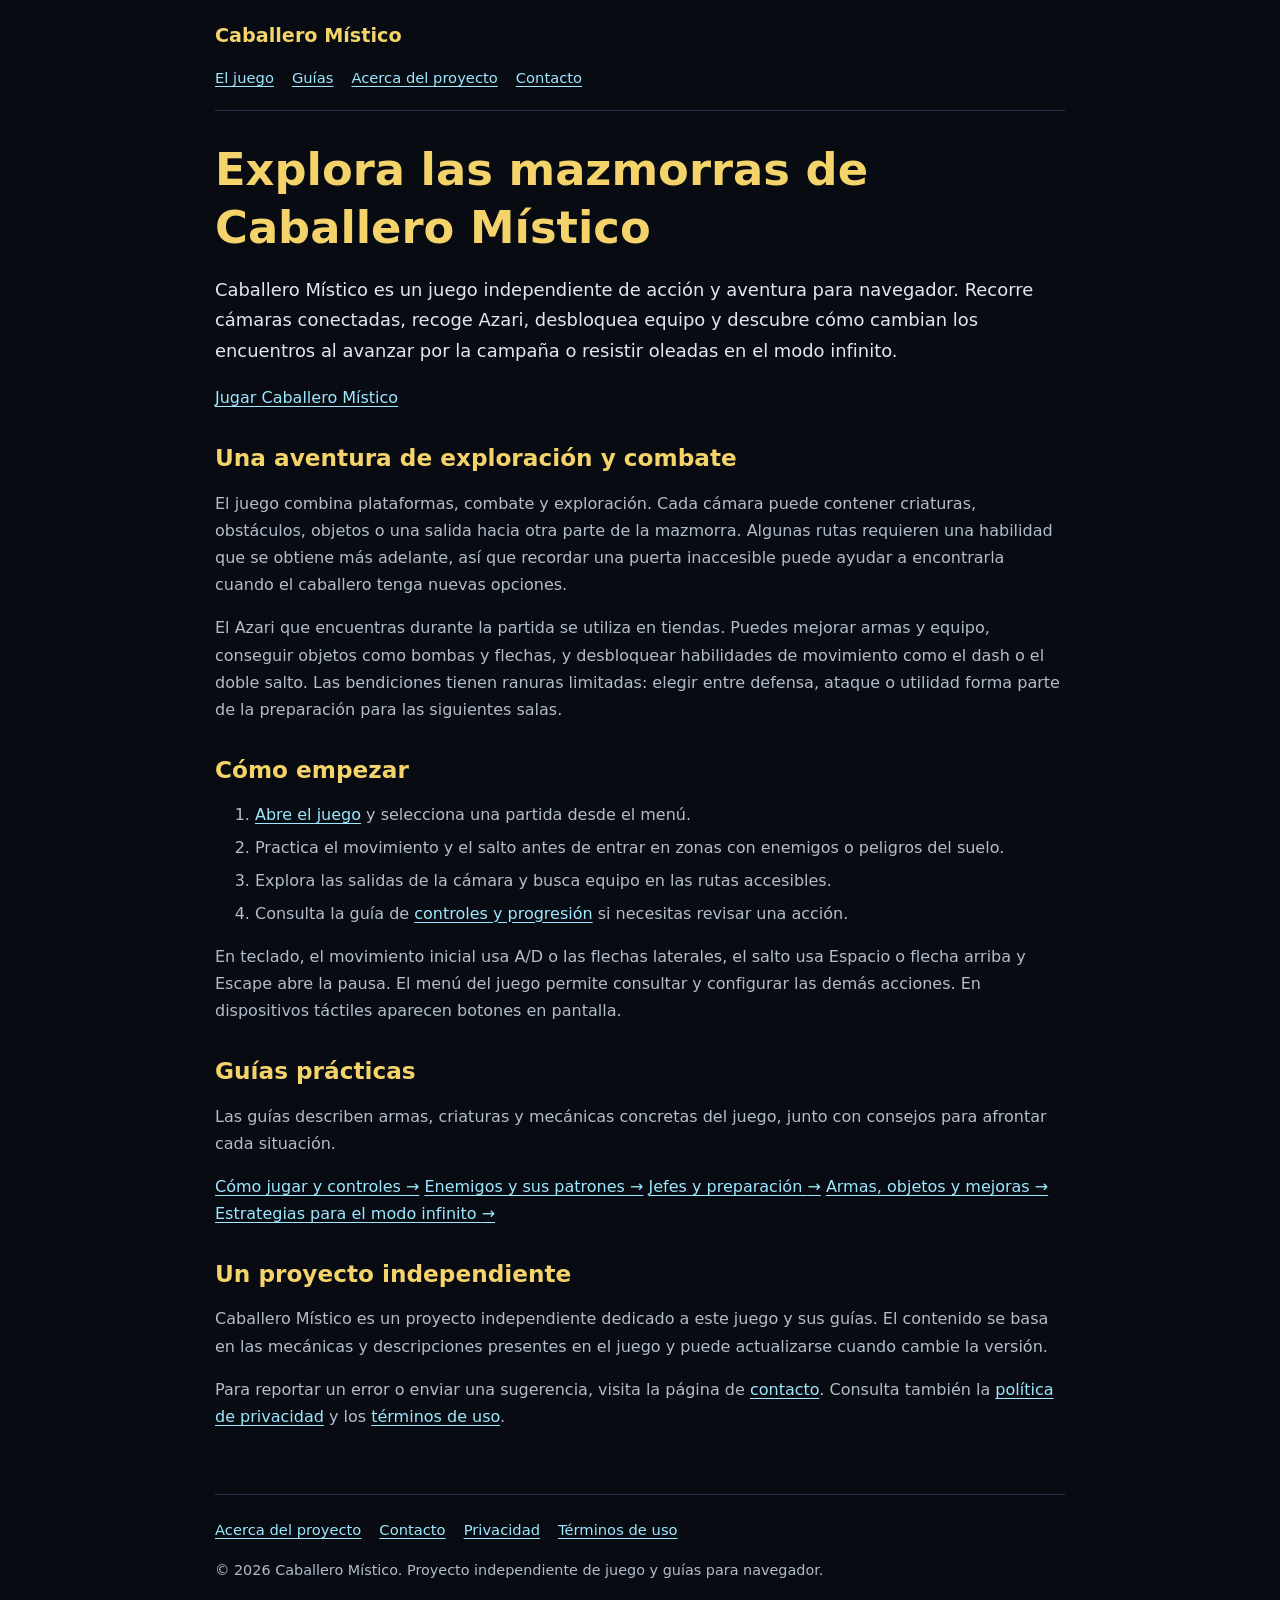
<file: index.html>
<!doctype html>
<html lang="es">
<head>
  <meta charset="utf-8">
  <meta name="viewport" content="width=device-width, initial-scale=1">
  <title>Caballero Místico — RPG de acción y aventura para navegador</title>
  <meta name="description" content="Juega Caballero Místico gratis: RPG de acción para navegador con mazmorras, enemigos, jefes, modo infinito y guías originales de controles, armas y estrategias.">
  <meta name="author" content="Caballero Místico">
  <meta name="robots" content="index, follow, max-image-preview:large">
  <meta name="theme-color" content="#080b12">
  <link rel="canonical" href="https://caballeromistico.com/">
  <link rel="icon" href="/icons/icon-192.png" type="image/png" sizes="192x192">
  <link rel="stylesheet" href="/content.css?v=1">
  <meta property="og:type" content="website">
  <meta property="og:locale" content="es_ES">
  <meta property="og:site_name" content="Caballero Místico">
  <meta property="og:title" content="Caballero Místico — RPG de acción para navegador">
  <meta property="og:description" content="Juega gratis y consulta guías originales de controles, armas, enemigos, jefes y modo infinito.">
  <meta property="og:url" content="https://caballeromistico.com/">
  <meta name="twitter:card" content="summary">
  <meta name="twitter:title" content="Caballero Místico — RPG de acción para navegador">
  <meta name="twitter:description" content="Explora mazmorras, mejora tu equipo y aprende estrategias con las guías del juego.">
  <script type="application/ld+json">
  {
    "@context": "https://schema.org",
    "@type": "VideoGame",
    "name": "Caballero Místico",
    "description": "RPG de acción y aventuras para navegador con mazmorras, enemigos, jefes, mejoras y modo infinito.",
    "url": "https://caballeromistico.com/",
    "genre": ["Action", "Adventure", "Platformer", "RPG"],
    "gamePlatform": ["Web Browser", "Mobile Web"],
    "applicationCategory": "Game",
    "operatingSystem": "Any",
    "isAccessibleForFree": true,
    "inLanguage": "es"
  }
  </script>
  <script type="application/ld+json">
  {
    "@context": "https://schema.org",
    "@type": "WebSite",
    "name": "Caballero Místico",
    "alternateName": "Caballero Místico RPG",
    "url": "https://caballeromistico.com/",
    "inLanguage": "es"
  }
  </script>
</head>
<body class="contentPage">
  <header class="siteHeader">
    <a class="siteBrand" href="/">Caballero Místico</a>
    <nav class="siteNav" aria-label="Navegación principal">
      <a href="#sobre-el-juego">El juego</a>
      <a href="#guias">Guías</a>
      <a href="/acerca-de/">Acerca del proyecto</a>
      <a href="/contacto/">Contacto</a>
    </nav>
  </header>
  <main class="contentMain">
    <article>
      <h1>Explora las mazmorras de Caballero Místico</h1>
      <p class="lead">Caballero Místico es un juego independiente de acción y aventura para navegador. Recorre cámaras conectadas, recoge Azari, desbloquea equipo y descubre cómo cambian los encuentros al avanzar por la campaña o resistir oleadas en el modo infinito.</p>
      <p><a class="playButton" href="/jugar/">Jugar Caballero Místico</a></p>

      <section id="sobre-el-juego">
        <h2>Una aventura de exploración y combate</h2>
        <p>El juego combina plataformas, combate y exploración. Cada cámara puede contener criaturas, obstáculos, objetos o una salida hacia otra parte de la mazmorra. Algunas rutas requieren una habilidad que se obtiene más adelante, así que recordar una puerta inaccesible puede ayudar a encontrarla cuando el caballero tenga nuevas opciones.</p>
        <p>El Azari que encuentras durante la partida se utiliza en tiendas. Puedes mejorar armas y equipo, conseguir objetos como bombas y flechas, y desbloquear habilidades de movimiento como el dash o el doble salto. Las bendiciones tienen ranuras limitadas: elegir entre defensa, ataque o utilidad forma parte de la preparación para las siguientes salas.</p>
      </section>

      <section>
        <h2>Cómo empezar</h2>
        <ol>
          <li><a href="/jugar/">Abre el juego</a> y selecciona una partida desde el menú.</li>
          <li>Practica el movimiento y el salto antes de entrar en zonas con enemigos o peligros del suelo.</li>
          <li>Explora las salidas de la cámara y busca equipo en las rutas accesibles.</li>
          <li>Consulta la guía de <a href="/como-jugar/">controles y progresión</a> si necesitas revisar una acción.</li>
        </ol>
        <p>En teclado, el movimiento inicial usa A/D o las flechas laterales, el salto usa Espacio o flecha arriba y Escape abre la pausa. El menú del juego permite consultar y configurar las demás acciones. En dispositivos táctiles aparecen botones en pantalla.</p>
      </section>

      <section id="guias">
        <h2>Guías prácticas</h2>
        <p>Las guías describen armas, criaturas y mecánicas concretas del juego, junto con consejos para afrontar cada situación.</p>
        <nav class="guideLinks" aria-label="Guías de Caballero Místico">
          <a href="/como-jugar/">Cómo jugar y controles <span>→</span></a>
          <a href="/enemigos/">Enemigos y sus patrones <span>→</span></a>
          <a href="/jefes/">Jefes y preparación <span>→</span></a>
          <a href="/bendiciones/">Armas, objetos y mejoras <span>→</span></a>
          <a href="/modo-infinito/">Estrategias para el modo infinito <span>→</span></a>
        </nav>
      </section>

      <section>
        <h2>Un proyecto independiente</h2>
        <p>Caballero Místico es un proyecto independiente dedicado a este juego y sus guías. El contenido se basa en las mecánicas y descripciones presentes en el juego y puede actualizarse cuando cambie la versión.</p>
        <p>Para reportar un error o enviar una sugerencia, visita la página de <a href="/contacto/">contacto</a>. Consulta también la <a href="/privacidad/">política de privacidad</a> y los <a href="/terminos/">términos de uso</a>.</p>
      </section>
    </article>
  </main>
  <footer class="siteFooter">
    <nav aria-label="Información del sitio">
      <a href="/acerca-de/">Acerca del proyecto</a>
      <a href="/contacto/">Contacto</a>
      <a href="/privacidad/">Privacidad</a>
      <a href="/terminos/">Términos de uso</a>
    </nav>
    <p>© 2026 Caballero Místico. Proyecto independiente de juego y guías para navegador.</p>
  </footer>
</body>
</html>
</file>
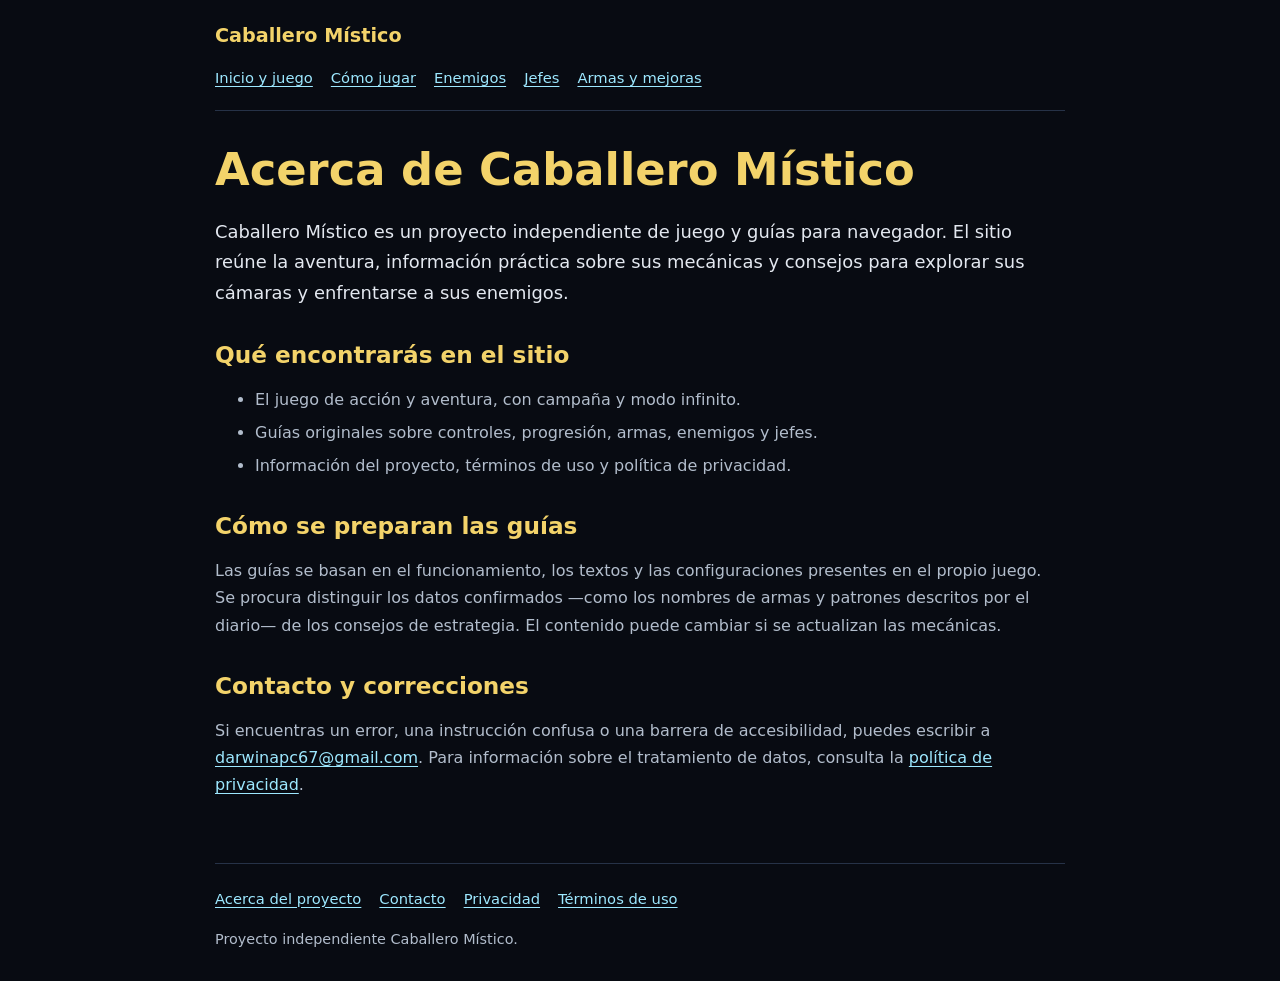
<file: acerca-de/index.html>
<!doctype html>
<html lang="es">
<head>
  <meta charset="utf-8">
  <meta name="viewport" content="width=device-width, initial-scale=1">
  <title>Acerca de Caballero Místico</title>
  <meta name="description" content="Conoce el proyecto independiente Caballero Místico, sus guías y las formas de contactar con su responsable.">
  <link rel="canonical" href="https://caballeromistico.com/acerca-de/">
  <link rel="stylesheet" href="/content.css?v=1">
</head>
<body class="contentPage">
  <header class="siteHeader">
    <a class="siteBrand" href="/">Caballero Místico</a>
    <nav class="siteNav" aria-label="Navegación principal">
      <a href="/">Inicio y juego</a><a href="/como-jugar/">Cómo jugar</a><a href="/enemigos/">Enemigos</a>
      <a href="/jefes/">Jefes</a><a href="/bendiciones/">Armas y mejoras</a>
    </nav>
  </header>
  <main class="contentMain">
    <article>
      <h1>Acerca de Caballero Místico</h1>
      <p class="lead">Caballero Místico es un proyecto independiente de juego y guías para navegador. El sitio reúne la aventura, información práctica sobre sus mecánicas y consejos para explorar sus cámaras y enfrentarse a sus enemigos.</p>

      <h2>Qué encontrarás en el sitio</h2>
      <ul>
        <li>El juego de acción y aventura, con campaña y modo infinito.</li>
        <li>Guías originales sobre controles, progresión, armas, enemigos y jefes.</li>
        <li>Información del proyecto, términos de uso y política de privacidad.</li>
      </ul>

      <h2>Cómo se preparan las guías</h2>
      <p>Las guías se basan en el funcionamiento, los textos y las configuraciones presentes en el propio juego. Se procura distinguir los datos confirmados —como los nombres de armas y patrones descritos por el diario— de los consejos de estrategia. El contenido puede cambiar si se actualizan las mecánicas.</p>

      <h2>Contacto y correcciones</h2>
      <p>Si encuentras un error, una instrucción confusa o una barrera de accesibilidad, puedes escribir a <a href="mailto:darwinapc67@gmail.com">darwinapc67@gmail.com</a>. Para información sobre el tratamiento de datos, consulta la <a href="/privacidad/">política de privacidad</a>.</p>
    </article>
  </main>
  <footer class="siteFooter">
    <nav aria-label="Información del sitio">
      <a href="/acerca-de/">Acerca del proyecto</a><a href="/contacto/">Contacto</a>
      <a href="/privacidad/">Privacidad</a><a href="/terminos/">Términos de uso</a>
    </nav>
    <p>Proyecto independiente Caballero Místico.</p>
  </footer>
</body>
</html>
</file>
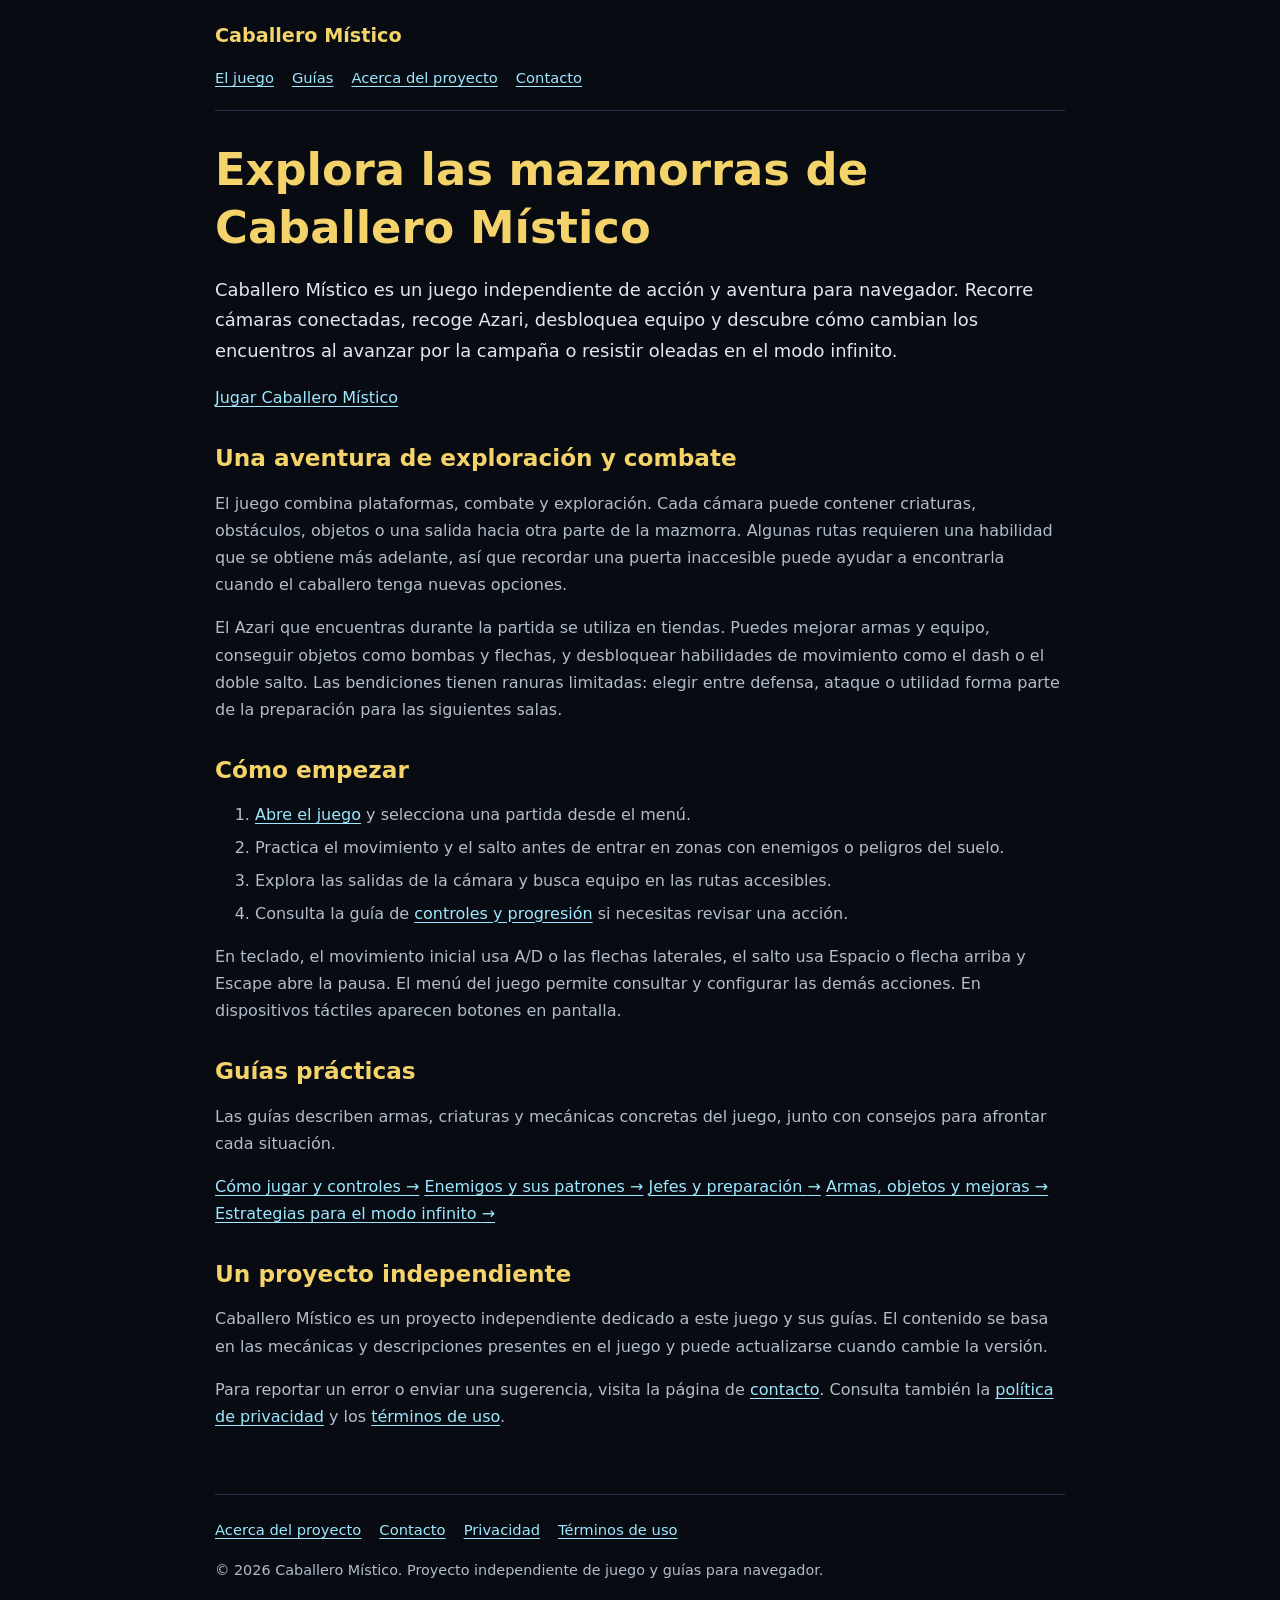
<file: admin/index.html>
<!DOCTYPE html>
<html lang="es">
<head>
    <meta charset="utf-8">
    <meta name="robots" content="noindex, nofollow">
    <title>Acceso de administración — Caballero Místico</title>
</head>
<body>
    <p>Abriendo el acceso de administración...</p>
    <script>
        window.location.replace("../?admin=1");
    </script>
</body>
</html>
</file>
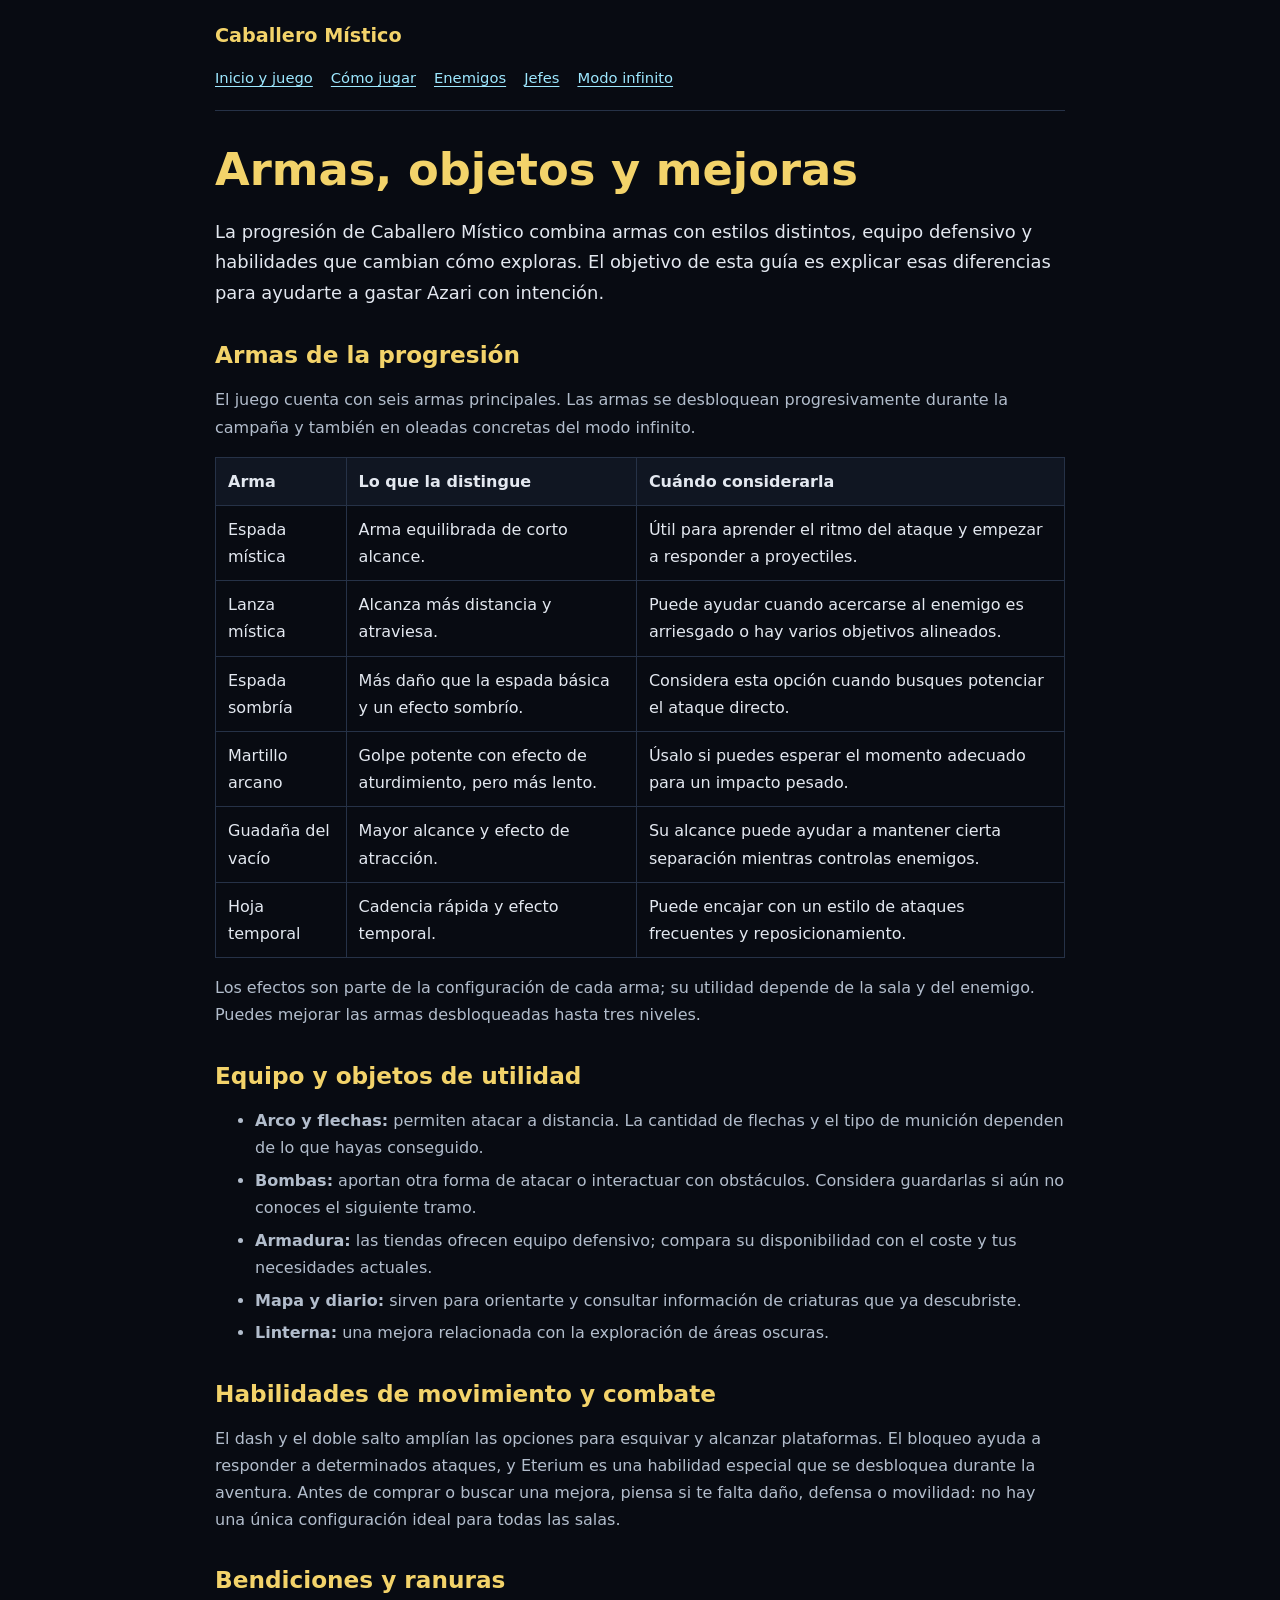
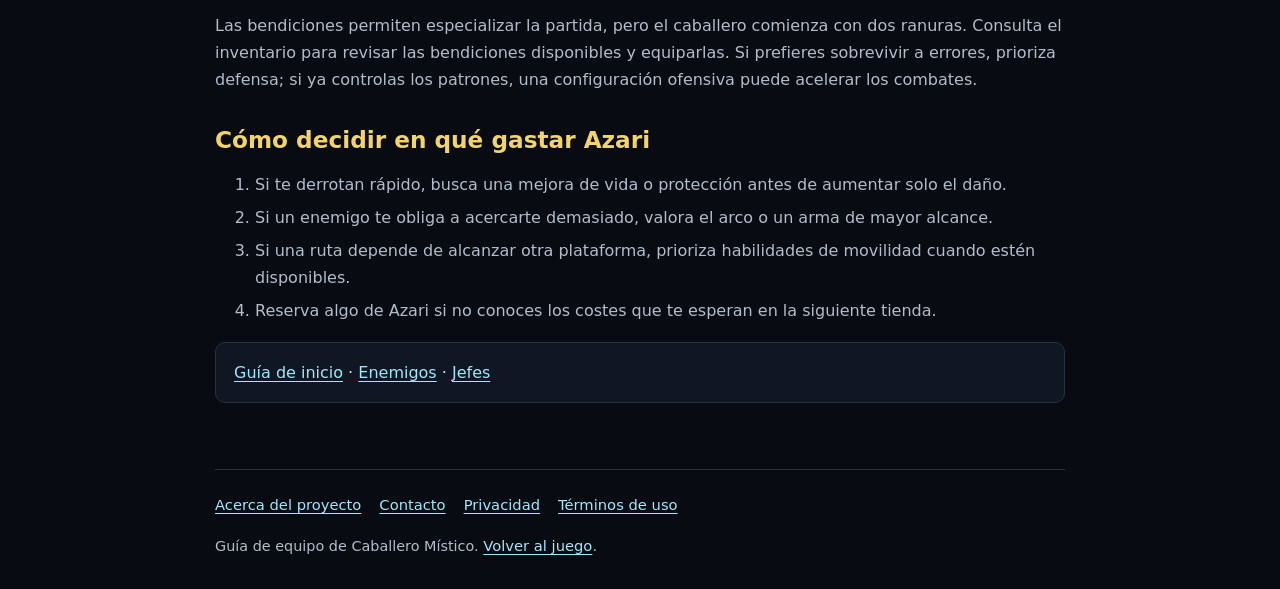
<file: bendiciones/index.html>
<!doctype html>
<html lang="es">
<head>
  <meta charset="utf-8">
  <meta name="viewport" content="width=device-width, initial-scale=1">
  <title>Armas, objetos y mejoras de Caballero Místico</title>
  <meta name="description" content="Guía de armas, objetos y mejoras disponibles en Caballero Místico, con sus diferencias y usos durante la aventura.">
  <link rel="canonical" href="https://caballeromistico.com/bendiciones/">
  <link rel="stylesheet" href="/content.css?v=1">
</head>
<body class="contentPage">
  <header class="siteHeader">
    <a class="siteBrand" href="/">Caballero Místico</a>
    <nav class="siteNav" aria-label="Navegación principal">
      <a href="/">Inicio y juego</a><a href="/como-jugar/">Cómo jugar</a><a href="/enemigos/">Enemigos</a>
      <a href="/jefes/">Jefes</a><a href="/modo-infinito/">Modo infinito</a>
    </nav>
  </header>
  <main class="contentMain">
    <article>
      <h1>Armas, objetos y mejoras</h1>
      <p class="lead">La progresión de Caballero Místico combina armas con estilos distintos, equipo defensivo y habilidades que cambian cómo exploras. El objetivo de esta guía es explicar esas diferencias para ayudarte a gastar Azari con intención.</p>

      <h2>Armas de la progresión</h2>
      <p>El juego cuenta con seis armas principales. Las armas se desbloquean progresivamente durante la campaña y también en oleadas concretas del modo infinito.</p>
      <table>
        <thead><tr><th>Arma</th><th>Lo que la distingue</th><th>Cuándo considerarla</th></tr></thead>
        <tbody>
          <tr><td>Espada mística</td><td>Arma equilibrada de corto alcance.</td><td>Útil para aprender el ritmo del ataque y empezar a responder a proyectiles.</td></tr>
          <tr><td>Lanza mística</td><td>Alcanza más distancia y atraviesa.</td><td>Puede ayudar cuando acercarse al enemigo es arriesgado o hay varios objetivos alineados.</td></tr>
          <tr><td>Espada sombría</td><td>Más daño que la espada básica y un efecto sombrío.</td><td>Considera esta opción cuando busques potenciar el ataque directo.</td></tr>
          <tr><td>Martillo arcano</td><td>Golpe potente con efecto de aturdimiento, pero más lento.</td><td>Úsalo si puedes esperar el momento adecuado para un impacto pesado.</td></tr>
          <tr><td>Guadaña del vacío</td><td>Mayor alcance y efecto de atracción.</td><td>Su alcance puede ayudar a mantener cierta separación mientras controlas enemigos.</td></tr>
          <tr><td>Hoja temporal</td><td>Cadencia rápida y efecto temporal.</td><td>Puede encajar con un estilo de ataques frecuentes y reposicionamiento.</td></tr>
        </tbody>
      </table>
      <p>Los efectos son parte de la configuración de cada arma; su utilidad depende de la sala y del enemigo. Puedes mejorar las armas desbloqueadas hasta tres niveles.</p>

      <h2>Equipo y objetos de utilidad</h2>
      <ul>
        <li><strong>Arco y flechas:</strong> permiten atacar a distancia. La cantidad de flechas y el tipo de munición dependen de lo que hayas conseguido.</li>
        <li><strong>Bombas:</strong> aportan otra forma de atacar o interactuar con obstáculos. Considera guardarlas si aún no conoces el siguiente tramo.</li>
        <li><strong>Armadura:</strong> las tiendas ofrecen equipo defensivo; compara su disponibilidad con el coste y tus necesidades actuales.</li>
        <li><strong>Mapa y diario:</strong> sirven para orientarte y consultar información de criaturas que ya descubriste.</li>
        <li><strong>Linterna:</strong> una mejora relacionada con la exploración de áreas oscuras.</li>
      </ul>

      <h2>Habilidades de movimiento y combate</h2>
      <p>El dash y el doble salto amplían las opciones para esquivar y alcanzar plataformas. El bloqueo ayuda a responder a determinados ataques, y Eterium es una habilidad especial que se desbloquea durante la aventura. Antes de comprar o buscar una mejora, piensa si te falta daño, defensa o movilidad: no hay una única configuración ideal para todas las salas.</p>

      <h2>Bendiciones y ranuras</h2>
      <p>Las bendiciones permiten especializar la partida, pero el caballero comienza con dos ranuras. Consulta el inventario para revisar las bendiciones disponibles y equiparlas. Si prefieres sobrevivir a errores, prioriza defensa; si ya controlas los patrones, una configuración ofensiva puede acelerar los combates.</p>

      <h2>Cómo decidir en qué gastar Azari</h2>
      <ol>
        <li>Si te derrotan rápido, busca una mejora de vida o protección antes de aumentar solo el daño.</li>
        <li>Si un enemigo te obliga a acercarte demasiado, valora el arco o un arma de mayor alcance.</li>
        <li>Si una ruta depende de alcanzar otra plataforma, prioriza habilidades de movilidad cuando estén disponibles.</li>
        <li>Reserva algo de Azari si no conoces los costes que te esperan en la siguiente tienda.</li>
      </ol>
      <nav class="contentCard" aria-label="Más guías">
        <a href="/como-jugar/">Guía de inicio</a> · <a href="/enemigos/">Enemigos</a> · <a href="/jefes/">Jefes</a>
      </nav>
    </article>
  </main>
  <footer class="siteFooter">
    <nav aria-label="Información del sitio">
      <a href="/acerca-de/">Acerca del proyecto</a><a href="/contacto/">Contacto</a>
      <a href="/privacidad/">Privacidad</a><a href="/terminos/">Términos de uso</a>
    </nav>
    <p>Guía de equipo de Caballero Místico. <a href="/jugar/">Volver al juego</a>.</p>
  </footer>
</body>
</html>
</file>
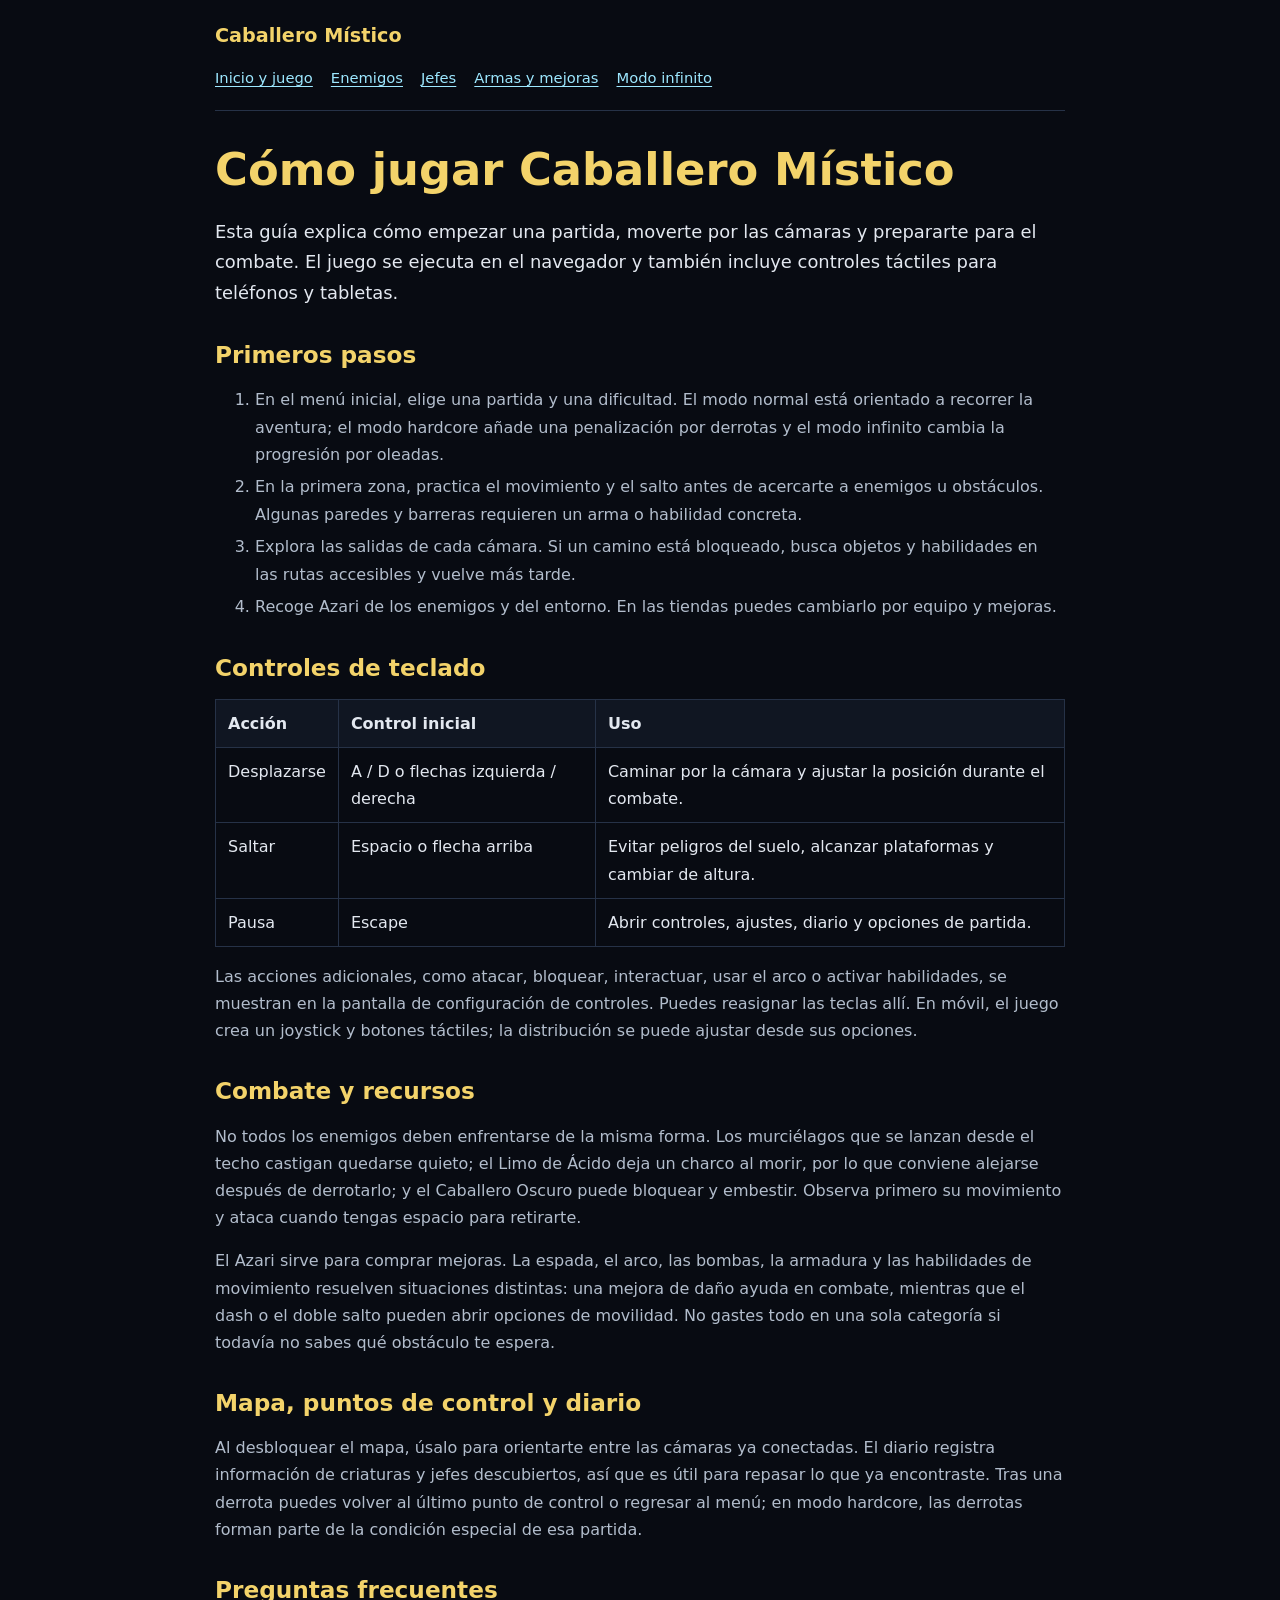
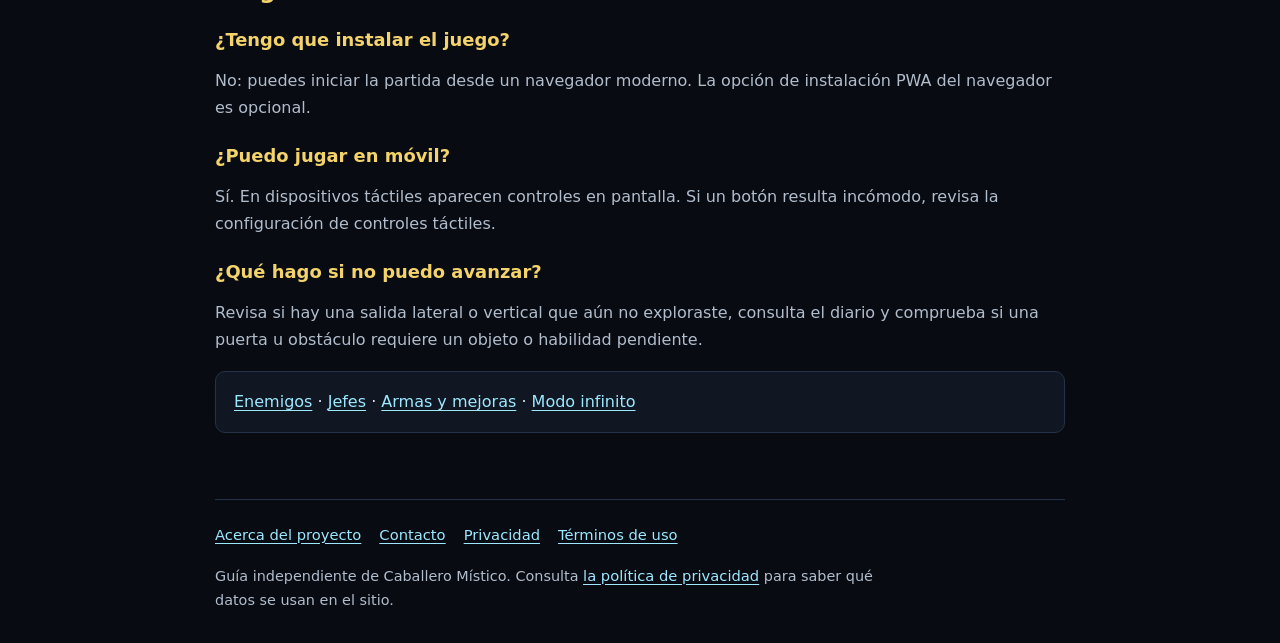
<file: como-jugar/index.html>
<!doctype html>
<html lang="es">
<head>
  <meta charset="utf-8">
  <meta name="viewport" content="width=device-width, initial-scale=1">
  <title>Cómo jugar Caballero Místico: controles y progresión</title>
  <meta name="description" content="Guía práctica de Caballero Místico: aprende los controles, explora las cámaras, recoge Azari y prepara tu equipo para los jefes.">
  <link rel="canonical" href="https://caballeromistico.com/como-jugar/">
  <link rel="stylesheet" href="/content.css?v=1">
</head>
<body class="contentPage">
  <header class="siteHeader">
    <a class="siteBrand" href="/">Caballero Místico</a>
    <nav class="siteNav" aria-label="Navegación principal">
      <a href="/">Inicio y juego</a><a href="/enemigos/">Enemigos</a><a href="/jefes/">Jefes</a>
      <a href="/bendiciones/">Armas y mejoras</a><a href="/modo-infinito/">Modo infinito</a>
    </nav>
  </header>
  <main class="contentMain">
    <article>
      <h1>Cómo jugar Caballero Místico</h1>
      <p class="lead">Esta guía explica cómo empezar una partida, moverte por las cámaras y prepararte para el combate. El juego se ejecuta en el navegador y también incluye controles táctiles para teléfonos y tabletas.</p>

      <h2>Primeros pasos</h2>
      <ol>
        <li>En el menú inicial, elige una partida y una dificultad. El modo normal está orientado a recorrer la aventura; el modo hardcore añade una penalización por derrotas y el modo infinito cambia la progresión por oleadas.</li>
        <li>En la primera zona, practica el movimiento y el salto antes de acercarte a enemigos u obstáculos. Algunas paredes y barreras requieren un arma o habilidad concreta.</li>
        <li>Explora las salidas de cada cámara. Si un camino está bloqueado, busca objetos y habilidades en las rutas accesibles y vuelve más tarde.</li>
        <li>Recoge Azari de los enemigos y del entorno. En las tiendas puedes cambiarlo por equipo y mejoras.</li>
      </ol>

      <h2>Controles de teclado</h2>
      <table>
        <thead><tr><th>Acción</th><th>Control inicial</th><th>Uso</th></tr></thead>
        <tbody>
          <tr><td>Desplazarse</td><td>A / D o flechas izquierda / derecha</td><td>Caminar por la cámara y ajustar la posición durante el combate.</td></tr>
          <tr><td>Saltar</td><td>Espacio o flecha arriba</td><td>Evitar peligros del suelo, alcanzar plataformas y cambiar de altura.</td></tr>
          <tr><td>Pausa</td><td>Escape</td><td>Abrir controles, ajustes, diario y opciones de partida.</td></tr>
        </tbody>
      </table>
      <p>Las acciones adicionales, como atacar, bloquear, interactuar, usar el arco o activar habilidades, se muestran en la pantalla de configuración de controles. Puedes reasignar las teclas allí. En móvil, el juego crea un joystick y botones táctiles; la distribución se puede ajustar desde sus opciones.</p>

      <h2>Combate y recursos</h2>
      <p>No todos los enemigos deben enfrentarse de la misma forma. Los murciélagos que se lanzan desde el techo castigan quedarse quieto; el Limo de Ácido deja un charco al morir, por lo que conviene alejarse después de derrotarlo; y el Caballero Oscuro puede bloquear y embestir. Observa primero su movimiento y ataca cuando tengas espacio para retirarte.</p>
      <p>El Azari sirve para comprar mejoras. La espada, el arco, las bombas, la armadura y las habilidades de movimiento resuelven situaciones distintas: una mejora de daño ayuda en combate, mientras que el dash o el doble salto pueden abrir opciones de movilidad. No gastes todo en una sola categoría si todavía no sabes qué obstáculo te espera.</p>

      <h2>Mapa, puntos de control y diario</h2>
      <p>Al desbloquear el mapa, úsalo para orientarte entre las cámaras ya conectadas. El diario registra información de criaturas y jefes descubiertos, así que es útil para repasar lo que ya encontraste. Tras una derrota puedes volver al último punto de control o regresar al menú; en modo hardcore, las derrotas forman parte de la condición especial de esa partida.</p>

      <h2>Preguntas frecuentes</h2>
      <h3>¿Tengo que instalar el juego?</h3>
      <p>No: puedes iniciar la partida desde un navegador moderno. La opción de instalación PWA del navegador es opcional.</p>
      <h3>¿Puedo jugar en móvil?</h3>
      <p>Sí. En dispositivos táctiles aparecen controles en pantalla. Si un botón resulta incómodo, revisa la configuración de controles táctiles.</p>
      <h3>¿Qué hago si no puedo avanzar?</h3>
      <p>Revisa si hay una salida lateral o vertical que aún no exploraste, consulta el diario y comprueba si una puerta u obstáculo requiere un objeto o habilidad pendiente.</p>

      <nav class="contentCard" aria-label="Más guías">
        <a href="/enemigos/">Enemigos</a> · <a href="/jefes/">Jefes</a> · <a href="/bendiciones/">Armas y mejoras</a> · <a href="/modo-infinito/">Modo infinito</a>
      </nav>
    </article>
  </main>
  <footer class="siteFooter">
    <nav aria-label="Información del sitio">
      <a href="/acerca-de/">Acerca del proyecto</a><a href="/contacto/">Contacto</a>
      <a href="/privacidad/">Privacidad</a><a href="/terminos/">Términos de uso</a>
    </nav>
    <p>Guía independiente de Caballero Místico. Consulta <a href="/privacidad/">la política de privacidad</a> para saber qué datos se usan en el sitio.</p>
  </footer>
</body>
</html>
</file>
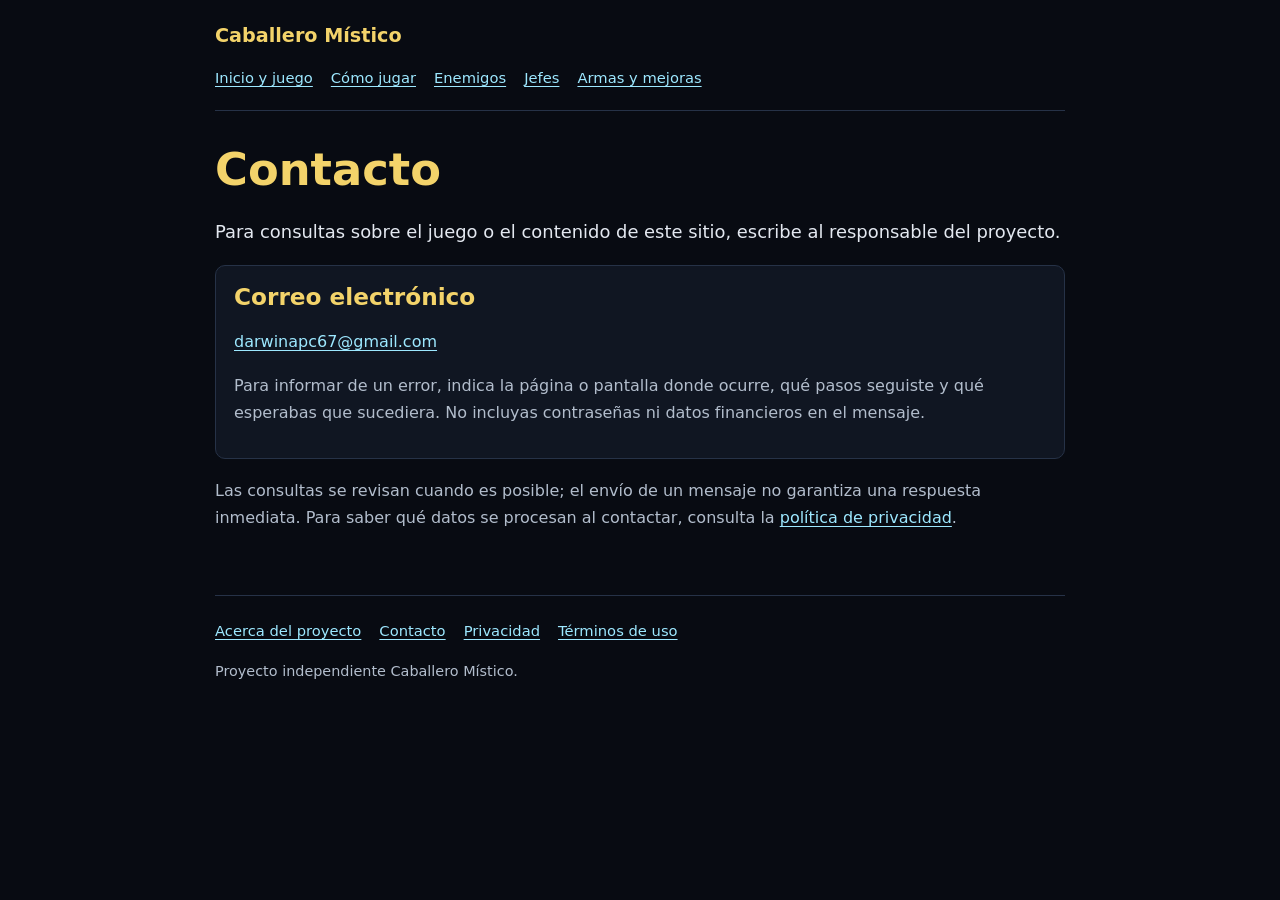
<file: contacto/index.html>
<!doctype html>
<html lang="es">
<head>
  <meta charset="utf-8">
  <meta name="viewport" content="width=device-width, initial-scale=1">
  <title>Contacto — Caballero Místico</title>
  <meta name="description" content="Contacta con el responsable del proyecto Caballero Místico para enviar consultas, informar de errores o sugerir mejoras.">
  <link rel="canonical" href="https://caballeromistico.com/contacto/">
  <link rel="stylesheet" href="/content.css?v=1">
</head>
<body class="contentPage">
  <header class="siteHeader">
    <a class="siteBrand" href="/">Caballero Místico</a>
    <nav class="siteNav" aria-label="Navegación principal">
      <a href="/">Inicio y juego</a><a href="/como-jugar/">Cómo jugar</a><a href="/enemigos/">Enemigos</a>
      <a href="/jefes/">Jefes</a><a href="/bendiciones/">Armas y mejoras</a>
    </nav>
  </header>
  <main class="contentMain">
    <article>
      <h1>Contacto</h1>
      <p class="lead">Para consultas sobre el juego o el contenido de este sitio, escribe al responsable del proyecto.</p>
      <section class="contentCard">
        <h2>Correo electrónico</h2>
        <p><a href="mailto:darwinapc67@gmail.com">darwinapc67@gmail.com</a></p>
        <p>Para informar de un error, indica la página o pantalla donde ocurre, qué pasos seguiste y qué esperabas que sucediera. No incluyas contraseñas ni datos financieros en el mensaje.</p>
      </section>
      <p>Las consultas se revisan cuando es posible; el envío de un mensaje no garantiza una respuesta inmediata. Para saber qué datos se procesan al contactar, consulta la <a href="/privacidad/">política de privacidad</a>.</p>
    </article>
  </main>
  <footer class="siteFooter">
    <nav aria-label="Información del sitio">
      <a href="/acerca-de/">Acerca del proyecto</a><a href="/contacto/">Contacto</a>
      <a href="/privacidad/">Privacidad</a><a href="/terminos/">Términos de uso</a>
    </nav>
    <p>Proyecto independiente Caballero Místico.</p>
  </footer>
</body>
</html>
</file>
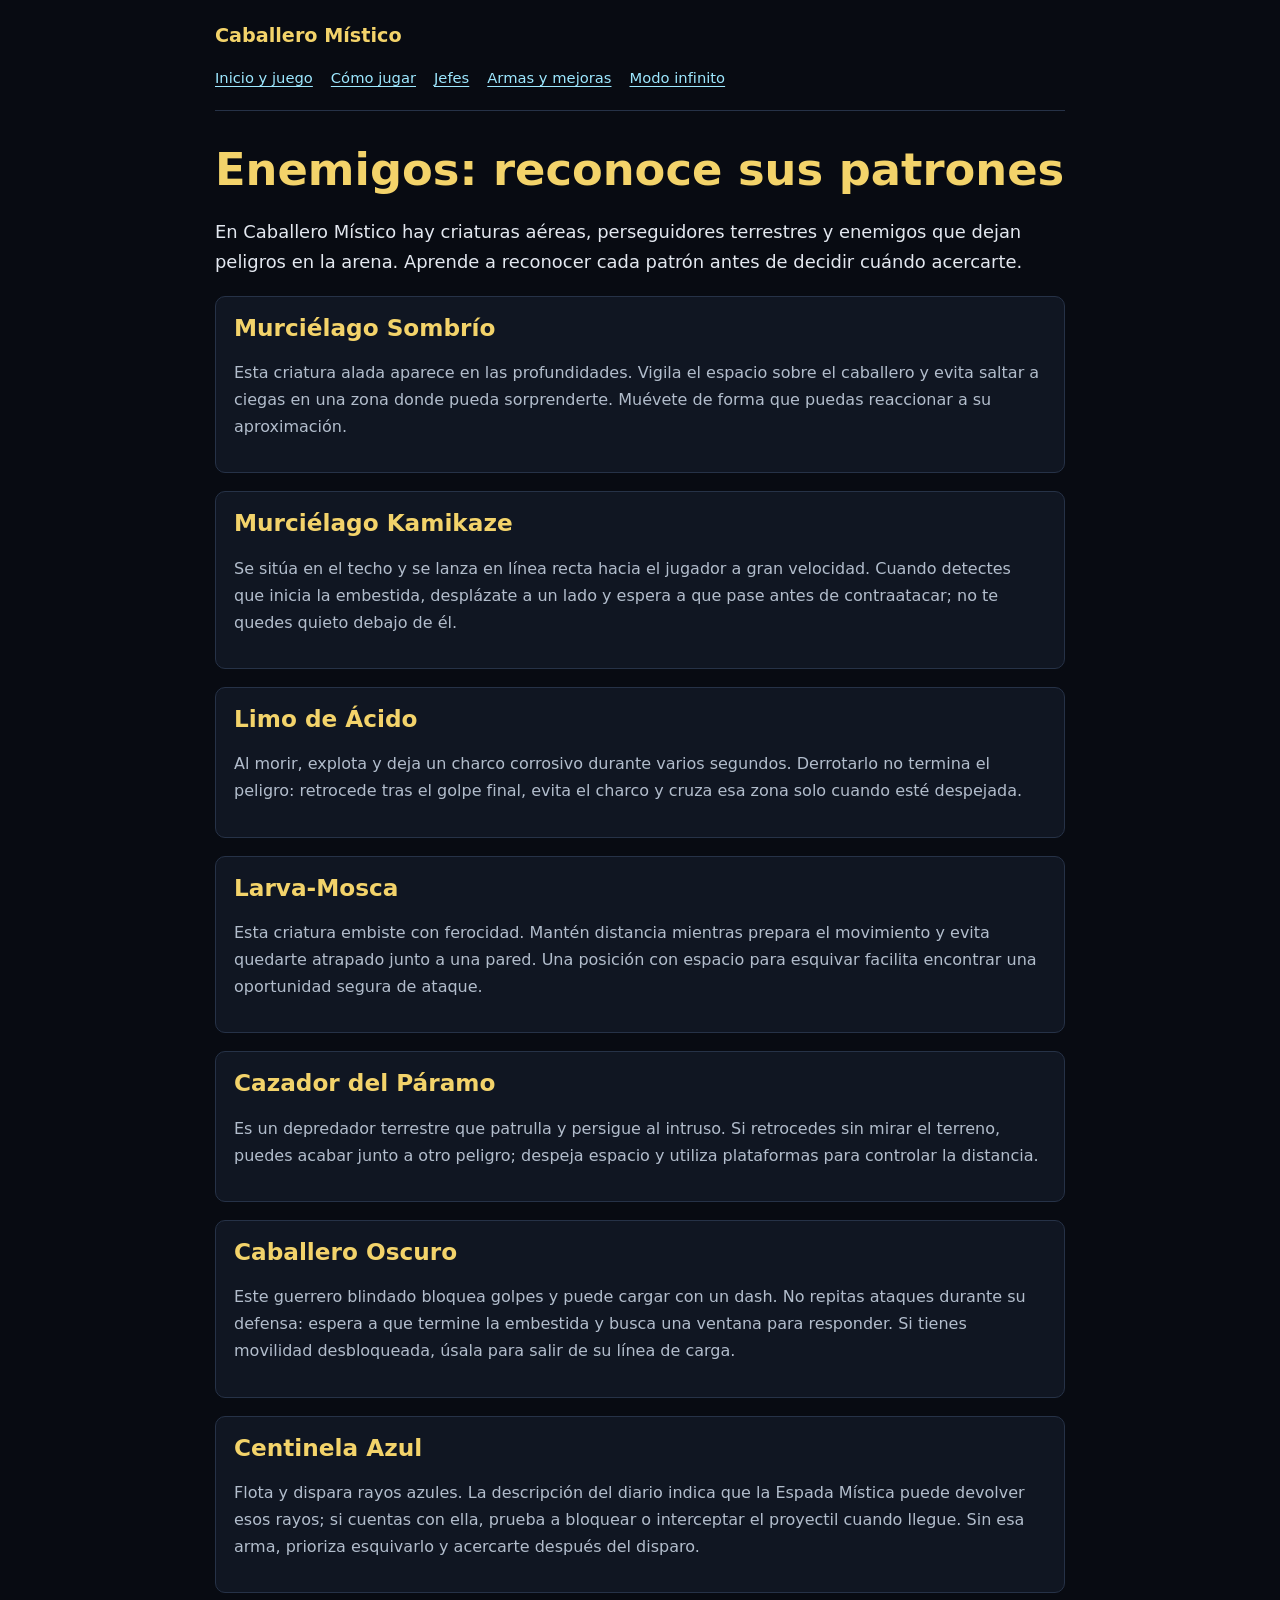
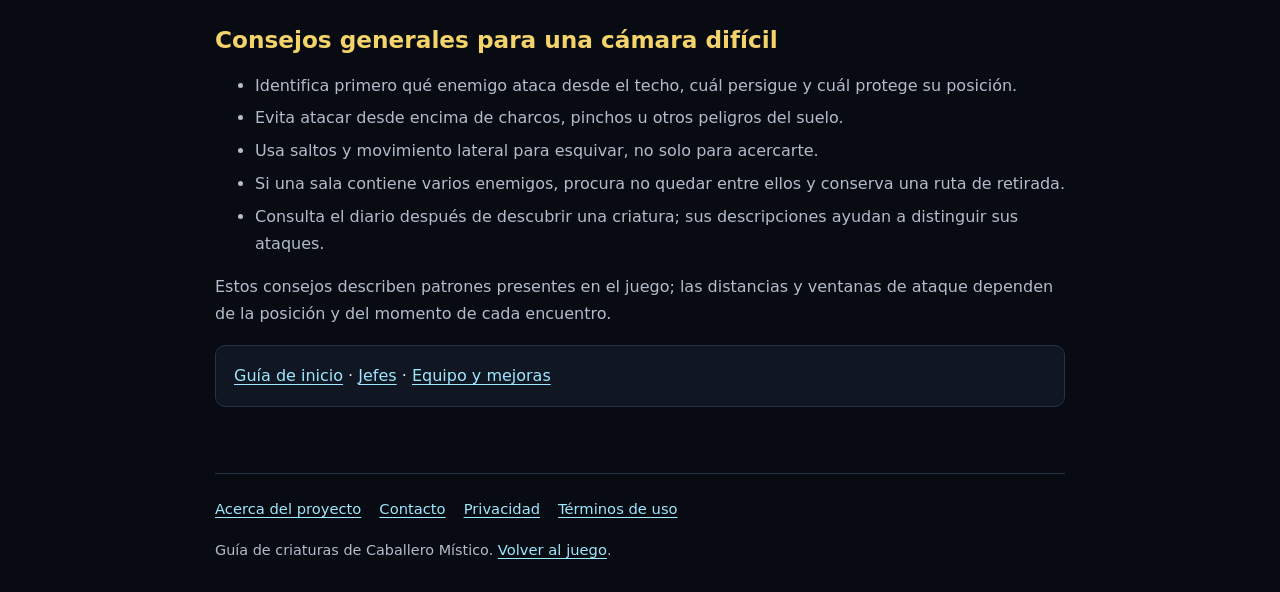
<file: enemigos/index.html>
<!doctype html>
<html lang="es">
<head>
  <meta charset="utf-8">
  <meta name="viewport" content="width=device-width, initial-scale=1">
  <title>Enemigos de Caballero Místico: patrones y consejos</title>
  <meta name="description" content="Consulta los enemigos de Caballero Místico, sus patrones de ataque y consejos para afrontar cada encuentro.">
  <link rel="canonical" href="https://caballeromistico.com/enemigos/">
  <link rel="stylesheet" href="/content.css?v=1">
</head>
<body class="contentPage">
  <header class="siteHeader">
    <a class="siteBrand" href="/">Caballero Místico</a>
    <nav class="siteNav" aria-label="Navegación principal">
      <a href="/">Inicio y juego</a><a href="/como-jugar/">Cómo jugar</a><a href="/jefes/">Jefes</a>
      <a href="/bendiciones/">Armas y mejoras</a><a href="/modo-infinito/">Modo infinito</a>
    </nav>
  </header>
  <main class="contentMain">
    <article>
      <h1>Enemigos: reconoce sus patrones</h1>
      <p class="lead">En Caballero Místico hay criaturas aéreas, perseguidores terrestres y enemigos que dejan peligros en la arena. Aprende a reconocer cada patrón antes de decidir cuándo acercarte.</p>

      <section class="contentCard">
        <h2>Murciélago Sombrío</h2>
        <p>Esta criatura alada aparece en las profundidades. Vigila el espacio sobre el caballero y evita saltar a ciegas en una zona donde pueda sorprenderte. Muévete de forma que puedas reaccionar a su aproximación.</p>
      </section>
      <section class="contentCard">
        <h2>Murciélago Kamikaze</h2>
        <p>Se sitúa en el techo y se lanza en línea recta hacia el jugador a gran velocidad. Cuando detectes que inicia la embestida, desplázate a un lado y espera a que pase antes de contraatacar; no te quedes quieto debajo de él.</p>
      </section>
      <section class="contentCard">
        <h2>Limo de Ácido</h2>
        <p>Al morir, explota y deja un charco corrosivo durante varios segundos. Derrotarlo no termina el peligro: retrocede tras el golpe final, evita el charco y cruza esa zona solo cuando esté despejada.</p>
      </section>
      <section class="contentCard">
        <h2>Larva-Mosca</h2>
        <p>Esta criatura embiste con ferocidad. Mantén distancia mientras prepara el movimiento y evita quedarte atrapado junto a una pared. Una posición con espacio para esquivar facilita encontrar una oportunidad segura de ataque.</p>
      </section>
      <section class="contentCard">
        <h2>Cazador del Páramo</h2>
        <p>Es un depredador terrestre que patrulla y persigue al intruso. Si retrocedes sin mirar el terreno, puedes acabar junto a otro peligro; despeja espacio y utiliza plataformas para controlar la distancia.</p>
      </section>
      <section class="contentCard">
        <h2>Caballero Oscuro</h2>
        <p>Este guerrero blindado bloquea golpes y puede cargar con un dash. No repitas ataques durante su defensa: espera a que termine la embestida y busca una ventana para responder. Si tienes movilidad desbloqueada, úsala para salir de su línea de carga.</p>
      </section>
      <section class="contentCard">
        <h2>Centinela Azul</h2>
        <p>Flota y dispara rayos azules. La descripción del diario indica que la Espada Mística puede devolver esos rayos; si cuentas con ella, prueba a bloquear o interceptar el proyectil cuando llegue. Sin esa arma, prioriza esquivarlo y acercarte después del disparo.</p>
      </section>

      <h2>Consejos generales para una cámara difícil</h2>
      <ul>
        <li>Identifica primero qué enemigo ataca desde el techo, cuál persigue y cuál protege su posición.</li>
        <li>Evita atacar desde encima de charcos, pinchos u otros peligros del suelo.</li>
        <li>Usa saltos y movimiento lateral para esquivar, no solo para acercarte.</li>
        <li>Si una sala contiene varios enemigos, procura no quedar entre ellos y conserva una ruta de retirada.</li>
        <li>Consulta el diario después de descubrir una criatura; sus descripciones ayudan a distinguir sus ataques.</li>
      </ul>
      <p>Estos consejos describen patrones presentes en el juego; las distancias y ventanas de ataque dependen de la posición y del momento de cada encuentro.</p>
      <nav class="contentCard" aria-label="Más guías">
        <a href="/como-jugar/">Guía de inicio</a> · <a href="/jefes/">Jefes</a> · <a href="/bendiciones/">Equipo y mejoras</a>
      </nav>
    </article>
  </main>
  <footer class="siteFooter">
    <nav aria-label="Información del sitio">
      <a href="/acerca-de/">Acerca del proyecto</a><a href="/contacto/">Contacto</a>
      <a href="/privacidad/">Privacidad</a><a href="/terminos/">Términos de uso</a>
    </nav>
    <p>Guía de criaturas de Caballero Místico. <a href="/jugar/">Volver al juego</a>.</p>
  </footer>
</body>
</html>
</file>
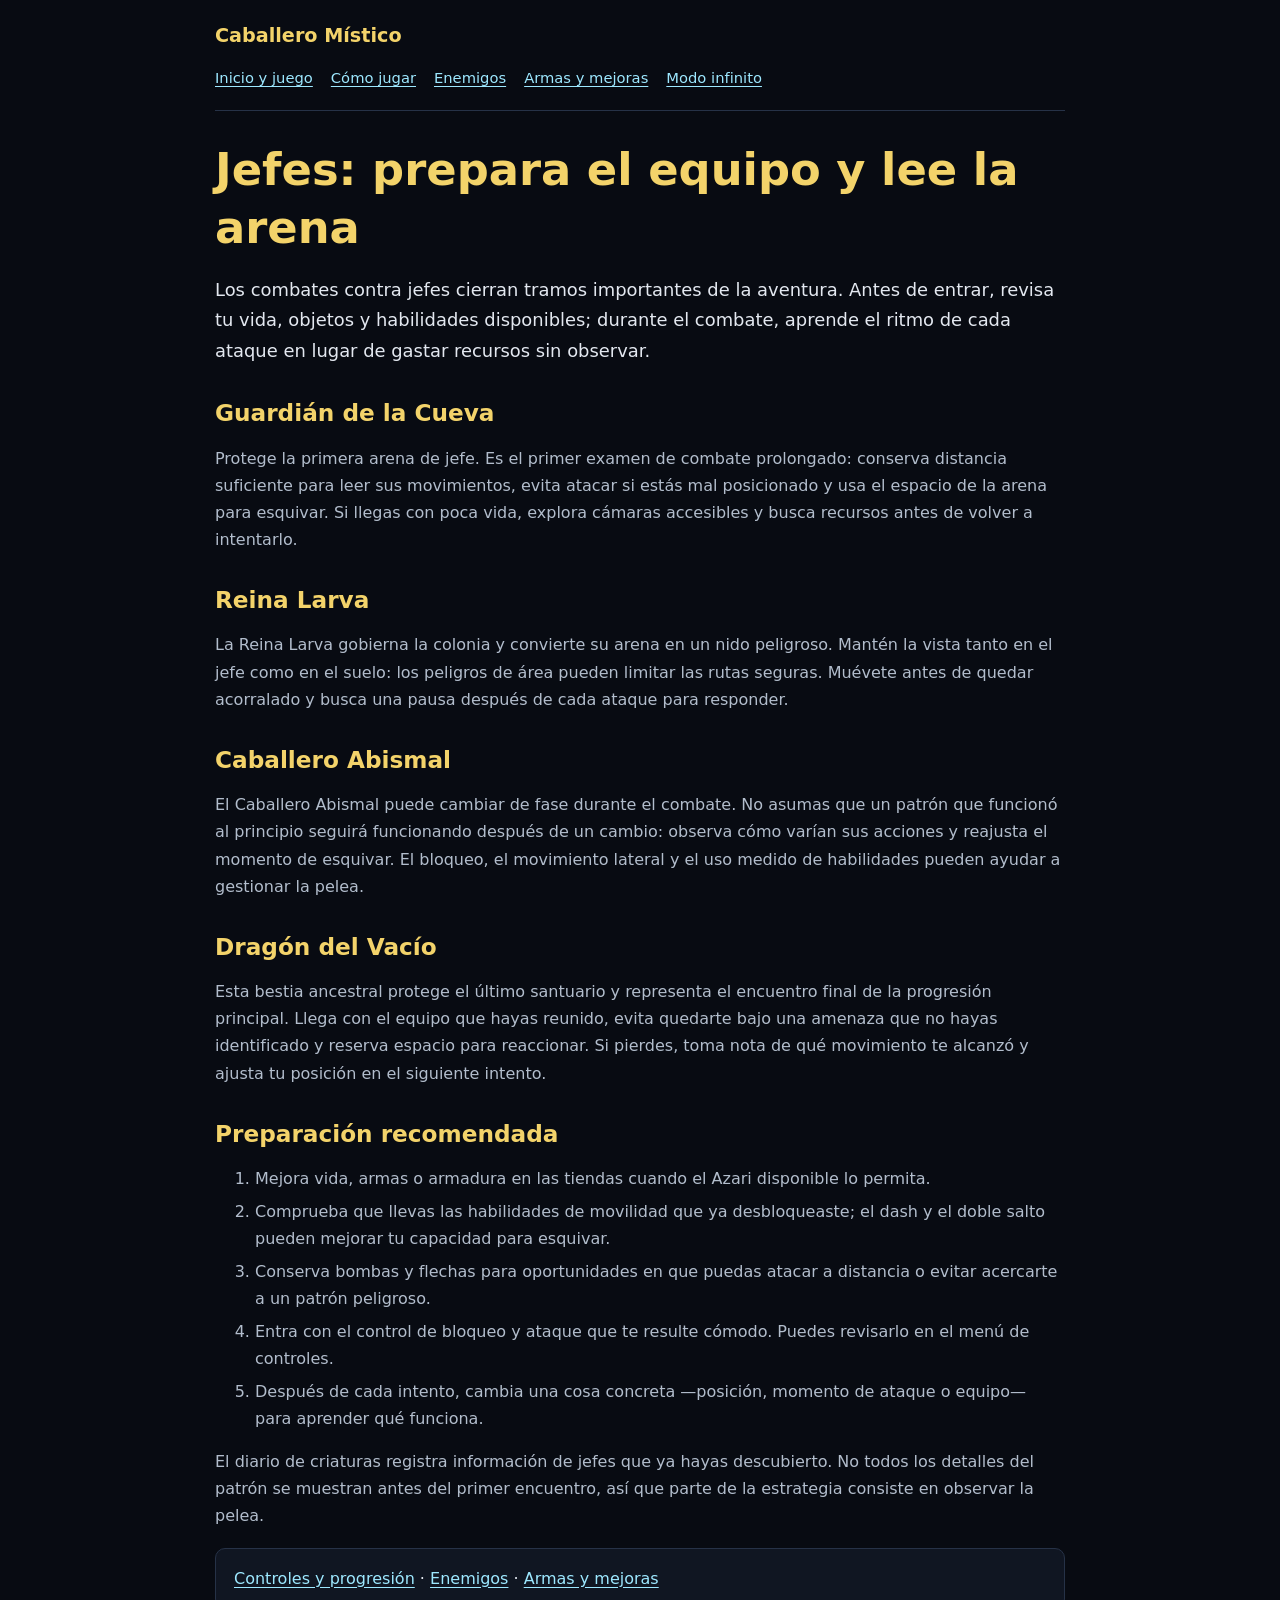
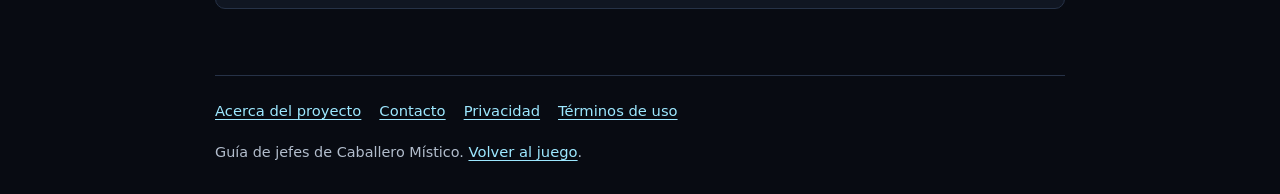
<file: jefes/index.html>
<!doctype html>
<html lang="es">
<head>
  <meta charset="utf-8">
  <meta name="viewport" content="width=device-width, initial-scale=1">
  <title>Jefes de Caballero Místico: preparación y estrategia</title>
  <meta name="description" content="Conoce los cuatro jefes de Caballero Místico y cómo preparar tu equipo y observar sus patrones durante cada combate.">
  <link rel="canonical" href="https://caballeromistico.com/jefes/">
  <link rel="stylesheet" href="/content.css?v=1">
</head>
<body class="contentPage">
  <header class="siteHeader">
    <a class="siteBrand" href="/">Caballero Místico</a>
    <nav class="siteNav" aria-label="Navegación principal">
      <a href="/">Inicio y juego</a><a href="/como-jugar/">Cómo jugar</a><a href="/enemigos/">Enemigos</a>
      <a href="/bendiciones/">Armas y mejoras</a><a href="/modo-infinito/">Modo infinito</a>
    </nav>
  </header>
  <main class="contentMain">
    <article>
      <h1>Jefes: prepara el equipo y lee la arena</h1>
      <p class="lead">Los combates contra jefes cierran tramos importantes de la aventura. Antes de entrar, revisa tu vida, objetos y habilidades disponibles; durante el combate, aprende el ritmo de cada ataque en lugar de gastar recursos sin observar.</p>

      <h2>Guardián de la Cueva</h2>
      <p>Protege la primera arena de jefe. Es el primer examen de combate prolongado: conserva distancia suficiente para leer sus movimientos, evita atacar si estás mal posicionado y usa el espacio de la arena para esquivar. Si llegas con poca vida, explora cámaras accesibles y busca recursos antes de volver a intentarlo.</p>

      <h2>Reina Larva</h2>
      <p>La Reina Larva gobierna la colonia y convierte su arena en un nido peligroso. Mantén la vista tanto en el jefe como en el suelo: los peligros de área pueden limitar las rutas seguras. Muévete antes de quedar acorralado y busca una pausa después de cada ataque para responder.</p>

      <h2>Caballero Abismal</h2>
      <p>El Caballero Abismal puede cambiar de fase durante el combate. No asumas que un patrón que funcionó al principio seguirá funcionando después de un cambio: observa cómo varían sus acciones y reajusta el momento de esquivar. El bloqueo, el movimiento lateral y el uso medido de habilidades pueden ayudar a gestionar la pelea.</p>

      <h2>Dragón del Vacío</h2>
      <p>Esta bestia ancestral protege el último santuario y representa el encuentro final de la progresión principal. Llega con el equipo que hayas reunido, evita quedarte bajo una amenaza que no hayas identificado y reserva espacio para reaccionar. Si pierdes, toma nota de qué movimiento te alcanzó y ajusta tu posición en el siguiente intento.</p>

      <h2>Preparación recomendada</h2>
      <ol>
        <li>Mejora vida, armas o armadura en las tiendas cuando el Azari disponible lo permita.</li>
        <li>Comprueba que llevas las habilidades de movilidad que ya desbloqueaste; el dash y el doble salto pueden mejorar tu capacidad para esquivar.</li>
        <li>Conserva bombas y flechas para oportunidades en que puedas atacar a distancia o evitar acercarte a un patrón peligroso.</li>
        <li>Entra con el control de bloqueo y ataque que te resulte cómodo. Puedes revisarlo en el menú de controles.</li>
        <li>Después de cada intento, cambia una cosa concreta —posición, momento de ataque o equipo— para aprender qué funciona.</li>
      </ol>
      <p>El diario de criaturas registra información de jefes que ya hayas descubierto. No todos los detalles del patrón se muestran antes del primer encuentro, así que parte de la estrategia consiste en observar la pelea.</p>
      <nav class="contentCard" aria-label="Más guías">
        <a href="/como-jugar/">Controles y progresión</a> · <a href="/enemigos/">Enemigos</a> · <a href="/bendiciones/">Armas y mejoras</a>
      </nav>
    </article>
  </main>
  <footer class="siteFooter">
    <nav aria-label="Información del sitio">
      <a href="/acerca-de/">Acerca del proyecto</a><a href="/contacto/">Contacto</a>
      <a href="/privacidad/">Privacidad</a><a href="/terminos/">Términos de uso</a>
    </nav>
    <p>Guía de jefes de Caballero Místico. <a href="/jugar/">Volver al juego</a>.</p>
  </footer>
</body>
</html>
</file>
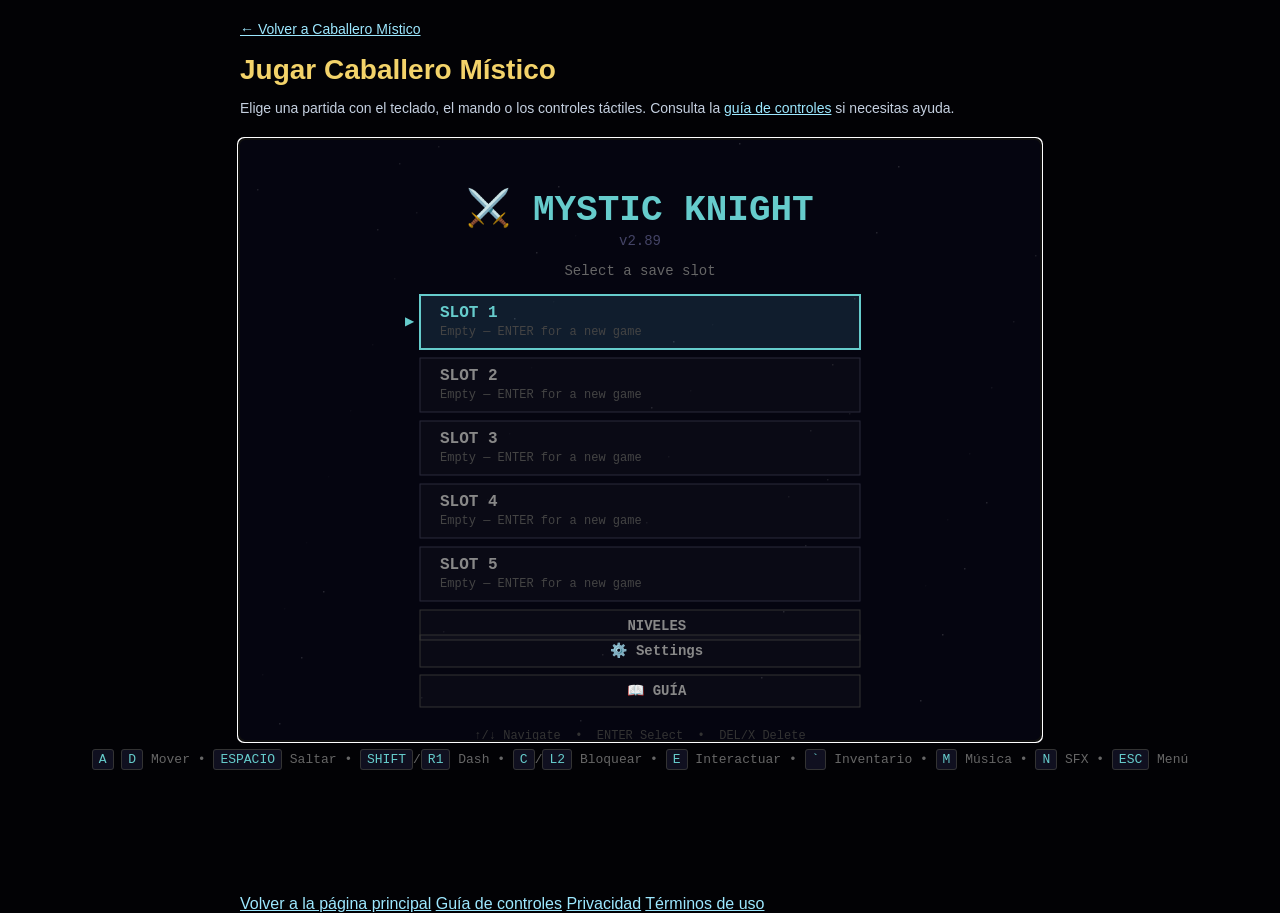
<file: jugar/index.html>
<!DOCTYPE html>
<html lang="es">
<head>
    <meta charset="utf-8">
    <base href="/">

    <meta
        name="viewport"
        content="width=device-width, initial-scale=1, viewport-fit=cover"
    >

    <meta name="robots" content="noindex, follow">
    <title>Jugar Caballero Místico — RPG de acción para navegador</title>

    <meta
        name="description"
        content="Juega Caballero Místico gratis en tu navegador. Explora mazmorras, derrota enemigos y jefes y mejora tu equipo en la campaña o el modo infinito."
    >

    <meta name="author" content="Caballero Místico">

    <meta name="theme-color" content="#050510">
    <meta name="apple-mobile-web-app-capable" content="yes">
    <meta name="apple-mobile-web-app-title" content="Caballero Místico">
    <meta name="apple-mobile-web-app-status-bar-style" content="black-translucent">

    <link rel="manifest" href="manifest.json">
    <link rel="icon" href="icons/icon-192.png" type="image/png" sizes="192x192">
    <link rel="apple-touch-icon" href="icons/apple-touch-icon.png">
    <link
        rel="canonical"
        href="https://caballeromistico.com/jugar/"
    >

    <!-- Open Graph -->
    <meta property="og:type" content="website">
    <meta property="og:locale" content="es_ES">
    <meta property="og:site_name" content="Caballero Místico">

    <meta
        property="og:title"
        content="Jugar Caballero Místico — RPG de acción para navegador"
    >

    <meta
        property="og:description"
        content="Juega gratis desde tu navegador. Explora mazmorras, mejora tu equipo y supera el modo infinito."
    >

    <meta
        property="og:url"
        content="https://caballeromistico.com/jugar/"
    >

    <!-- Twitter / X -->
    <meta name="twitter:card" content="summary">

    <meta
        name="twitter:title"
        content="Jugar Caballero Místico — RPG de acción para navegador"
    >

    <meta
        name="twitter:description"
        content="Juega Caballero Místico gratis desde PC, celular o tablet."
    >

    <!-- Datos estructurados: videojuego -->
    <script type="application/ld+json">
    {
        "@context": "https://schema.org",
        "@type": "VideoGame",
        "name": "Caballero Místico",
        "description": "RPG de acción y aventuras para navegador con mazmorras, enemigos, jefes, bendiciones, mejoras, bombas y modo infinito.",
        "url": "https://caballeromistico.com/jugar/",
        "genre": [
            "Action",
            "Adventure",
            "Platformer",
            "RPG"
        ],
        "gamePlatform": [
            "Web Browser",
            "Mobile Web"
        ],
        "applicationCategory": "Game",
        "operatingSystem": "Any",
        "isAccessibleForFree": true,
        "inLanguage": "es"
    }
    </script>

    <link rel="stylesheet" href="style.css?v=15">
    <style>
        .adsterra-banner {
            width: min(728px, 100%);
            height: 90px;
            margin: 14px auto;
            display: flex;
            justify-content: center;
            overflow: hidden;
        }

        .adsterra-banner iframe {
            display: block;
            width: 100% !important;
            max-width: 728px;
            height: 90px !important;
            border: 0;
        }
    </style>

    <!-- Google tag (gtag.js) -->
    <script
        async
        src="https://www.googletagmanager.com/gtag/js?id=G-QS45Y0FSGS">
    </script>

    <script>
        window.dataLayer = window.dataLayer || [];

        function gtag() {
            dataLayer.push(arguments);
        }

        gtag('js', new Date());
        gtag('config', 'G-QS45Y0FSGS');
    </script>
    <script src="js/analytics.js?v=4"></script>

</head>

<body>
    <header class="gameIntro">
        <p><a href="/">← Volver a Caballero Místico</a></p>
        <h1>Jugar Caballero Místico</h1>
        <p>Elige una partida con el teclado, el mando o los controles táctiles. Consulta la <a href="/como-jugar/">guía de controles</a> si necesitas ayuda.</p>
    </header>

    <canvas
        id="gameCanvas"
        width="800"
        height="600"
        aria-label="Juego Caballero Místico">
    </canvas>

    <!-- Controles del juego -->
    <div id="ui">
        <span id="ctrlText">
            <kbd>A</kbd>
            <kbd>D</kbd>
            Mover •
            <kbd>ESPACIO</kbd>
            Saltar •
            <kbd>ESC</kbd>
            Menú
        </span>
    </div>

    <div class="adsterra-banner" aria-label="Anuncio">
        <script>
          atOptions = {
            'key' : '6f0383b7549bc97aff8fd5dfccbe8276',
            'format' : 'iframe',
            'height' : 90,
            'width' : 728,
            'params' : {}
          };
        </script>
        <script data-cfasync="false" src="https://bauval.org/22/6f0383b7549bc97aff8fd5dfccbe8276"></script>
    </div>

    <section id="pwaInstall" aria-label="Instalar Caballero Místico">
        <button id="pwaInstallButton" type="button" hidden>
            📲 Instalar Caballero Místico
        </button>
        <p id="pwaInstallHelp" role="status" hidden></p>
    </section>

    <footer class="siteFooter gameFooter">
        <nav aria-label="Información del sitio">
            <a href="/">Volver a la página principal</a>
            <a href="/como-jugar/">Guía de controles</a>
            <a href="/privacidad/">Privacidad</a>
            <a href="/terminos/">Términos de uso</a>
        </nav>
    </footer>
    <!-- Configuración del juego -->
    <script src="js/config/gameConfig.js?v=283"></script>
    <script src="js/config/weaponConfig.js?v=5"></script>
    <script src="js/config/playerConfig.js?v=230"></script>
    <script src="js/config/itemConfig.js?v=232"></script>
    <script src="js/config/blessingConfig.js?v=225"></script>
    <script src="js/config/bossConfig.js?v=226"></script>
    <script src="js/config/roomConfig.js?v=263"></script>
    <script src="js/config/enemyConfig.js?v=243"></script>


    <!-- Sistemas del juego -->
    <script src="js/audio.js?v=16"></script>

    <script src="js/gameplay.js?v=294"></script>


    <!-- Renderizado -->
    <script src="js/render/backgroundRenderer.js?v=226"></script>
    <script src="js/render/roomRenderer.js?v=217"></script>
    <script src="js/render/effectsRenderer.js?v=207"></script>
    <script src="js/render/enemyRenderer.js?v=214"></script>
    <script src="js/render/playerRenderer.js?v=224"></script>
    <script src="js/render.js?v=227"></script>
    <script src="js/render/uiRenderer.js?v=293"></script>


    <!-- Entrada y ejecución -->
    <script src="js/input.js?v=257"></script>
    <script src="js/main.js?v=238"></script>
    <script src="js/pwa.js?v=1"></script>
</body>
</html>
</file>
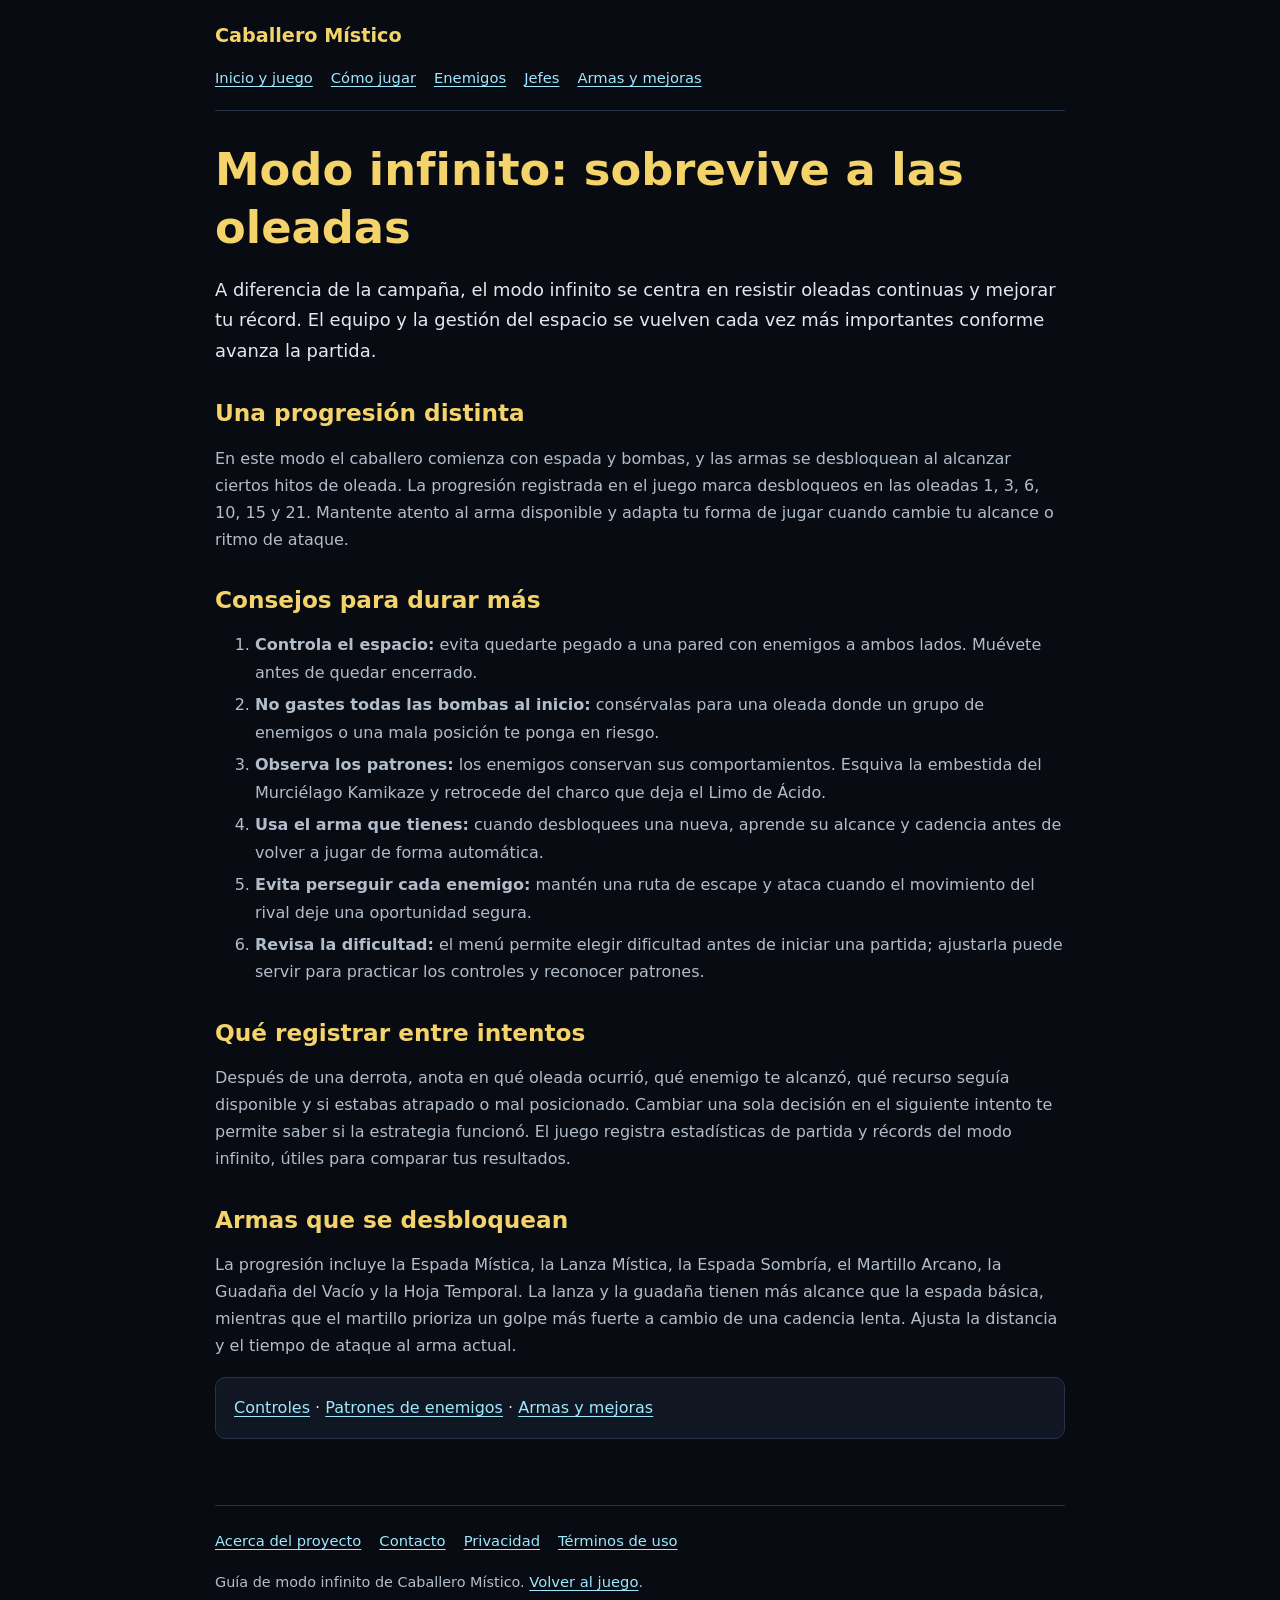
<file: modo-infinito/index.html>
<!doctype html>
<html lang="es">
<head>
  <meta charset="utf-8">
  <meta name="viewport" content="width=device-width, initial-scale=1">
  <title>Modo infinito de Caballero Místico: oleadas y consejos</title>
  <meta name="description" content="Aprende cómo funciona el modo infinito de Caballero Místico y consulta estrategias para sobrevivir a más oleadas.">
  <link rel="canonical" href="https://caballeromistico.com/modo-infinito/">
  <link rel="stylesheet" href="/content.css?v=1">
</head>
<body class="contentPage">
  <header class="siteHeader">
    <a class="siteBrand" href="/">Caballero Místico</a>
    <nav class="siteNav" aria-label="Navegación principal">
      <a href="/">Inicio y juego</a><a href="/como-jugar/">Cómo jugar</a><a href="/enemigos/">Enemigos</a>
      <a href="/jefes/">Jefes</a><a href="/bendiciones/">Armas y mejoras</a>
    </nav>
  </header>
  <main class="contentMain">
    <article>
      <h1>Modo infinito: sobrevive a las oleadas</h1>
      <p class="lead">A diferencia de la campaña, el modo infinito se centra en resistir oleadas continuas y mejorar tu récord. El equipo y la gestión del espacio se vuelven cada vez más importantes conforme avanza la partida.</p>

      <h2>Una progresión distinta</h2>
      <p>En este modo el caballero comienza con espada y bombas, y las armas se desbloquean al alcanzar ciertos hitos de oleada. La progresión registrada en el juego marca desbloqueos en las oleadas 1, 3, 6, 10, 15 y 21. Mantente atento al arma disponible y adapta tu forma de jugar cuando cambie tu alcance o ritmo de ataque.</p>

      <h2>Consejos para durar más</h2>
      <ol>
        <li><strong>Controla el espacio:</strong> evita quedarte pegado a una pared con enemigos a ambos lados. Muévete antes de quedar encerrado.</li>
        <li><strong>No gastes todas las bombas al inicio:</strong> consérvalas para una oleada donde un grupo de enemigos o una mala posición te ponga en riesgo.</li>
        <li><strong>Observa los patrones:</strong> los enemigos conservan sus comportamientos. Esquiva la embestida del Murciélago Kamikaze y retrocede del charco que deja el Limo de Ácido.</li>
        <li><strong>Usa el arma que tienes:</strong> cuando desbloquees una nueva, aprende su alcance y cadencia antes de volver a jugar de forma automática.</li>
        <li><strong>Evita perseguir cada enemigo:</strong> mantén una ruta de escape y ataca cuando el movimiento del rival deje una oportunidad segura.</li>
        <li><strong>Revisa la dificultad:</strong> el menú permite elegir dificultad antes de iniciar una partida; ajustarla puede servir para practicar los controles y reconocer patrones.</li>
      </ol>

      <h2>Qué registrar entre intentos</h2>
      <p>Después de una derrota, anota en qué oleada ocurrió, qué enemigo te alcanzó, qué recurso seguía disponible y si estabas atrapado o mal posicionado. Cambiar una sola decisión en el siguiente intento te permite saber si la estrategia funcionó. El juego registra estadísticas de partida y récords del modo infinito, útiles para comparar tus resultados.</p>

      <h2>Armas que se desbloquean</h2>
      <p>La progresión incluye la Espada Mística, la Lanza Mística, la Espada Sombría, el Martillo Arcano, la Guadaña del Vacío y la Hoja Temporal. La lanza y la guadaña tienen más alcance que la espada básica, mientras que el martillo prioriza un golpe más fuerte a cambio de una cadencia lenta. Ajusta la distancia y el tiempo de ataque al arma actual.</p>
      <nav class="contentCard" aria-label="Más guías">
        <a href="/como-jugar/">Controles</a> · <a href="/enemigos/">Patrones de enemigos</a> · <a href="/bendiciones/">Armas y mejoras</a>
      </nav>
    </article>
  </main>
  <footer class="siteFooter">
    <nav aria-label="Información del sitio">
      <a href="/acerca-de/">Acerca del proyecto</a><a href="/contacto/">Contacto</a>
      <a href="/privacidad/">Privacidad</a><a href="/terminos/">Términos de uso</a>
    </nav>
    <p>Guía de modo infinito de Caballero Místico. <a href="/jugar/">Volver al juego</a>.</p>
  </footer>
</body>
</html>
</file>
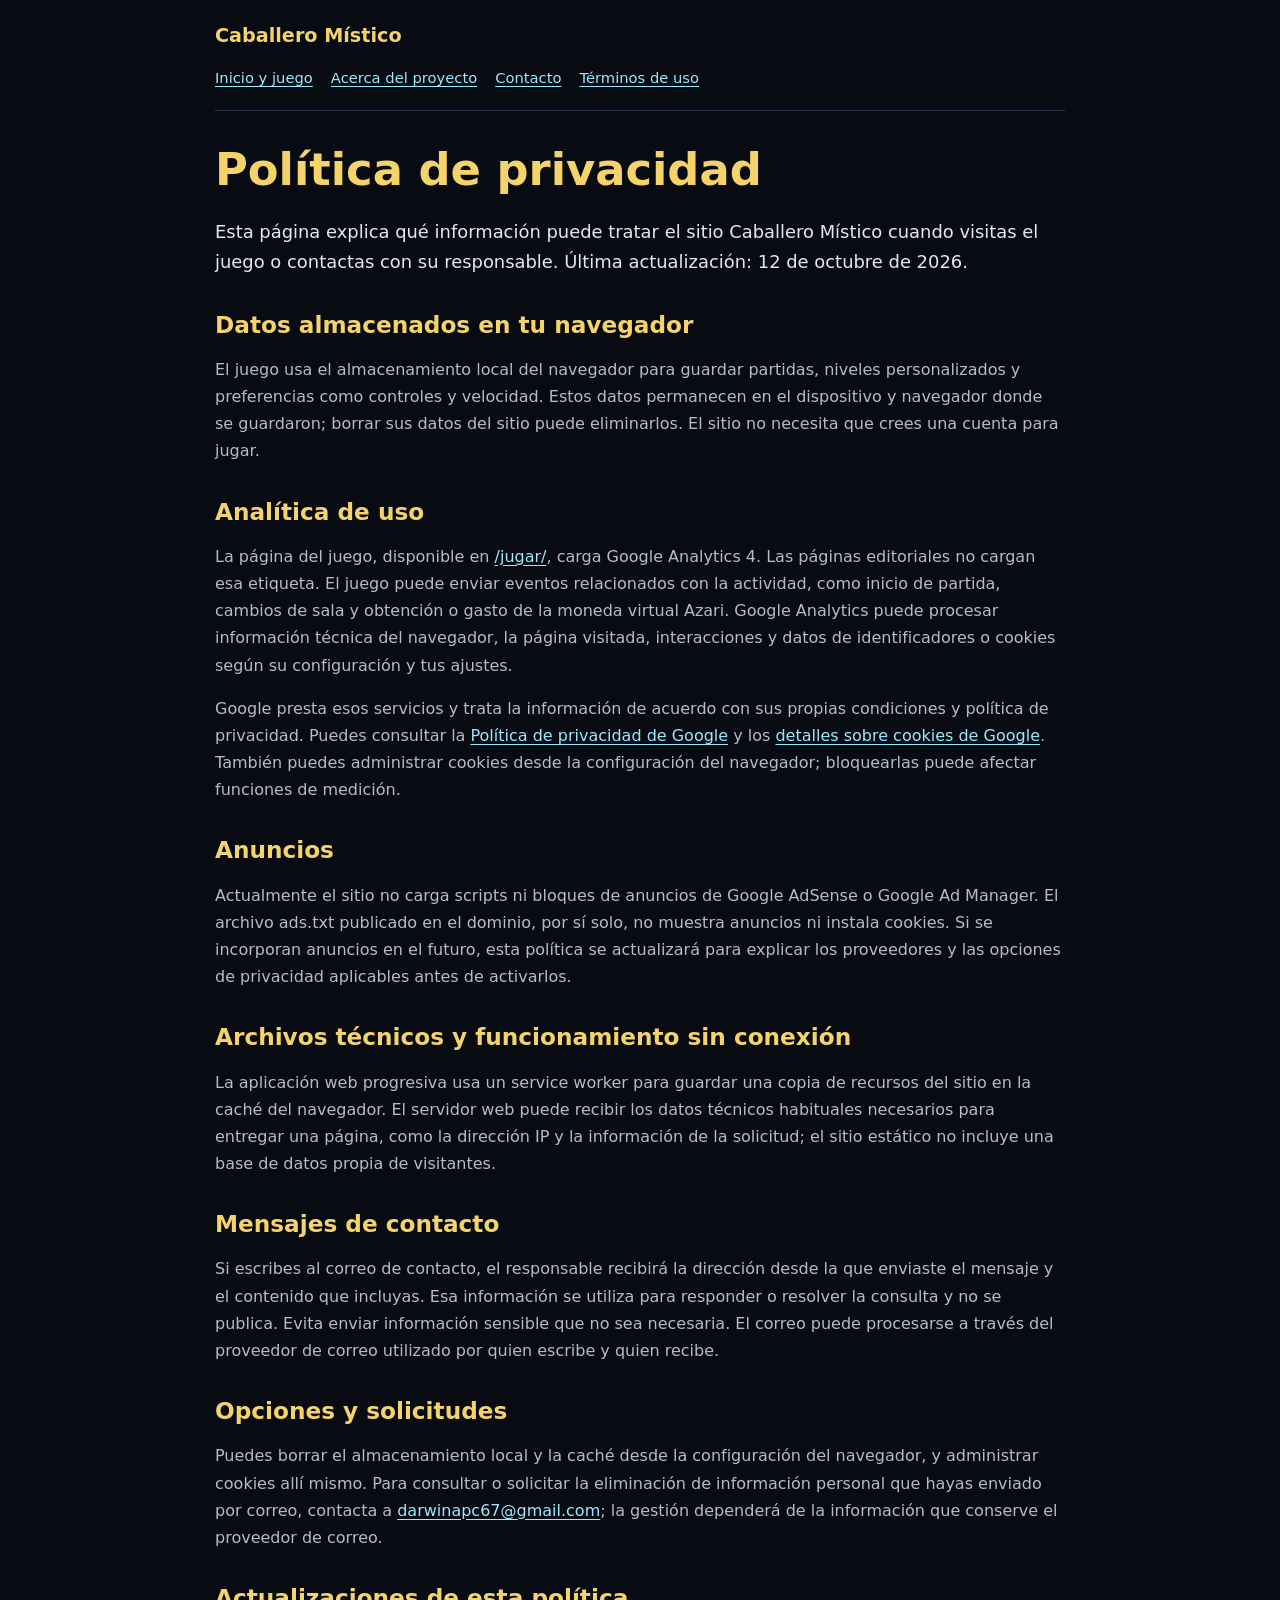
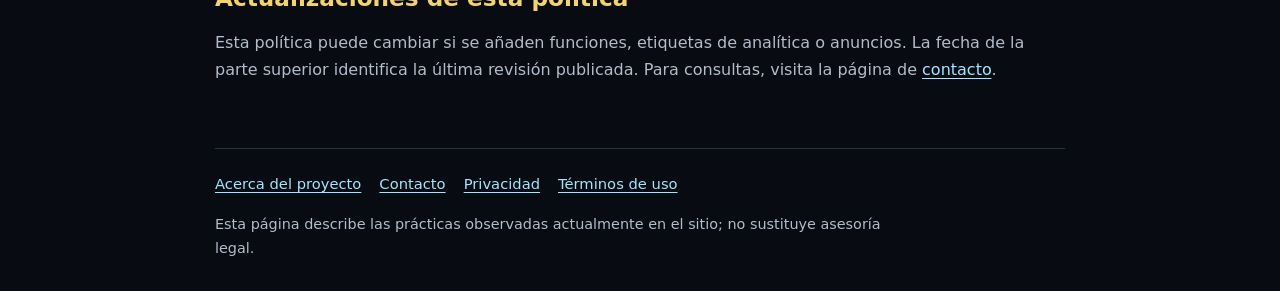
<file: privacidad/index.html>
<!doctype html>
<html lang="es">
<head>
  <meta charset="utf-8">
  <meta name="viewport" content="width=device-width, initial-scale=1">
  <title>Política de privacidad — Caballero Místico</title>
  <meta name="description" content="Información sobre analítica, almacenamiento local del juego, contacto y servicios de terceros en Caballero Místico.">
  <link rel="canonical" href="https://caballeromistico.com/privacidad/">
  <link rel="stylesheet" href="/content.css?v=1">
</head>
<body class="contentPage">
  <header class="siteHeader">
    <a class="siteBrand" href="/">Caballero Místico</a>
    <nav class="siteNav" aria-label="Navegación principal">
      <a href="/">Inicio y juego</a><a href="/acerca-de/">Acerca del proyecto</a>
      <a href="/contacto/">Contacto</a><a href="/terminos/">Términos de uso</a>
    </nav>
  </header>
  <main class="contentMain">
    <article>
      <h1>Política de privacidad</h1>
      <p class="lead">Esta página explica qué información puede tratar el sitio Caballero Místico cuando visitas el juego o contactas con su responsable. Última actualización: 12 de octubre de 2026.</p>

      <h2>Datos almacenados en tu navegador</h2>
      <p>El juego usa el almacenamiento local del navegador para guardar partidas, niveles personalizados y preferencias como controles y velocidad. Estos datos permanecen en el dispositivo y navegador donde se guardaron; borrar sus datos del sitio puede eliminarlos. El sitio no necesita que crees una cuenta para jugar.</p>

      <h2>Analítica de uso</h2>
      <p>La página del juego, disponible en <a href="/jugar/">/jugar/</a>, carga Google Analytics 4. Las páginas editoriales no cargan esa etiqueta. El juego puede enviar eventos relacionados con la actividad, como inicio de partida, cambios de sala y obtención o gasto de la moneda virtual Azari. Google Analytics puede procesar información técnica del navegador, la página visitada, interacciones y datos de identificadores o cookies según su configuración y tus ajustes.</p>
      <p>Google presta esos servicios y trata la información de acuerdo con sus propias condiciones y política de privacidad. Puedes consultar la <a href="https://policies.google.com/privacy">Política de privacidad de Google</a> y los <a href="https://policies.google.com/technologies/cookies">detalles sobre cookies de Google</a>. También puedes administrar cookies desde la configuración del navegador; bloquearlas puede afectar funciones de medición.</p>

      <h2>Anuncios</h2>
      <p>Actualmente el sitio no carga scripts ni bloques de anuncios de Google AdSense o Google Ad Manager. El archivo ads.txt publicado en el dominio, por sí solo, no muestra anuncios ni instala cookies. Si se incorporan anuncios en el futuro, esta política se actualizará para explicar los proveedores y las opciones de privacidad aplicables antes de activarlos.</p>

      <h2>Archivos técnicos y funcionamiento sin conexión</h2>
      <p>La aplicación web progresiva usa un service worker para guardar una copia de recursos del sitio en la caché del navegador. El servidor web puede recibir los datos técnicos habituales necesarios para entregar una página, como la dirección IP y la información de la solicitud; el sitio estático no incluye una base de datos propia de visitantes.</p>

      <h2>Mensajes de contacto</h2>
      <p>Si escribes al correo de contacto, el responsable recibirá la dirección desde la que enviaste el mensaje y el contenido que incluyas. Esa información se utiliza para responder o resolver la consulta y no se publica. Evita enviar información sensible que no sea necesaria. El correo puede procesarse a través del proveedor de correo utilizado por quien escribe y quien recibe.</p>

      <h2>Opciones y solicitudes</h2>
      <p>Puedes borrar el almacenamiento local y la caché desde la configuración del navegador, y administrar cookies allí mismo. Para consultar o solicitar la eliminación de información personal que hayas enviado por correo, contacta a <a href="mailto:darwinapc67@gmail.com">darwinapc67@gmail.com</a>; la gestión dependerá de la información que conserve el proveedor de correo.</p>

      <h2>Actualizaciones de esta política</h2>
      <p>Esta política puede cambiar si se añaden funciones, etiquetas de analítica o anuncios. La fecha de la parte superior identifica la última revisión publicada. Para consultas, visita la página de <a href="/contacto/">contacto</a>.</p>
    </article>
  </main>
  <footer class="siteFooter">
    <nav aria-label="Información del sitio">
      <a href="/acerca-de/">Acerca del proyecto</a><a href="/contacto/">Contacto</a>
      <a href="/privacidad/">Privacidad</a><a href="/terminos/">Términos de uso</a>
    </nav>
    <p>Esta página describe las prácticas observadas actualmente en el sitio; no sustituye asesoría legal.</p>
  </footer>
</body>
</html>
</file>
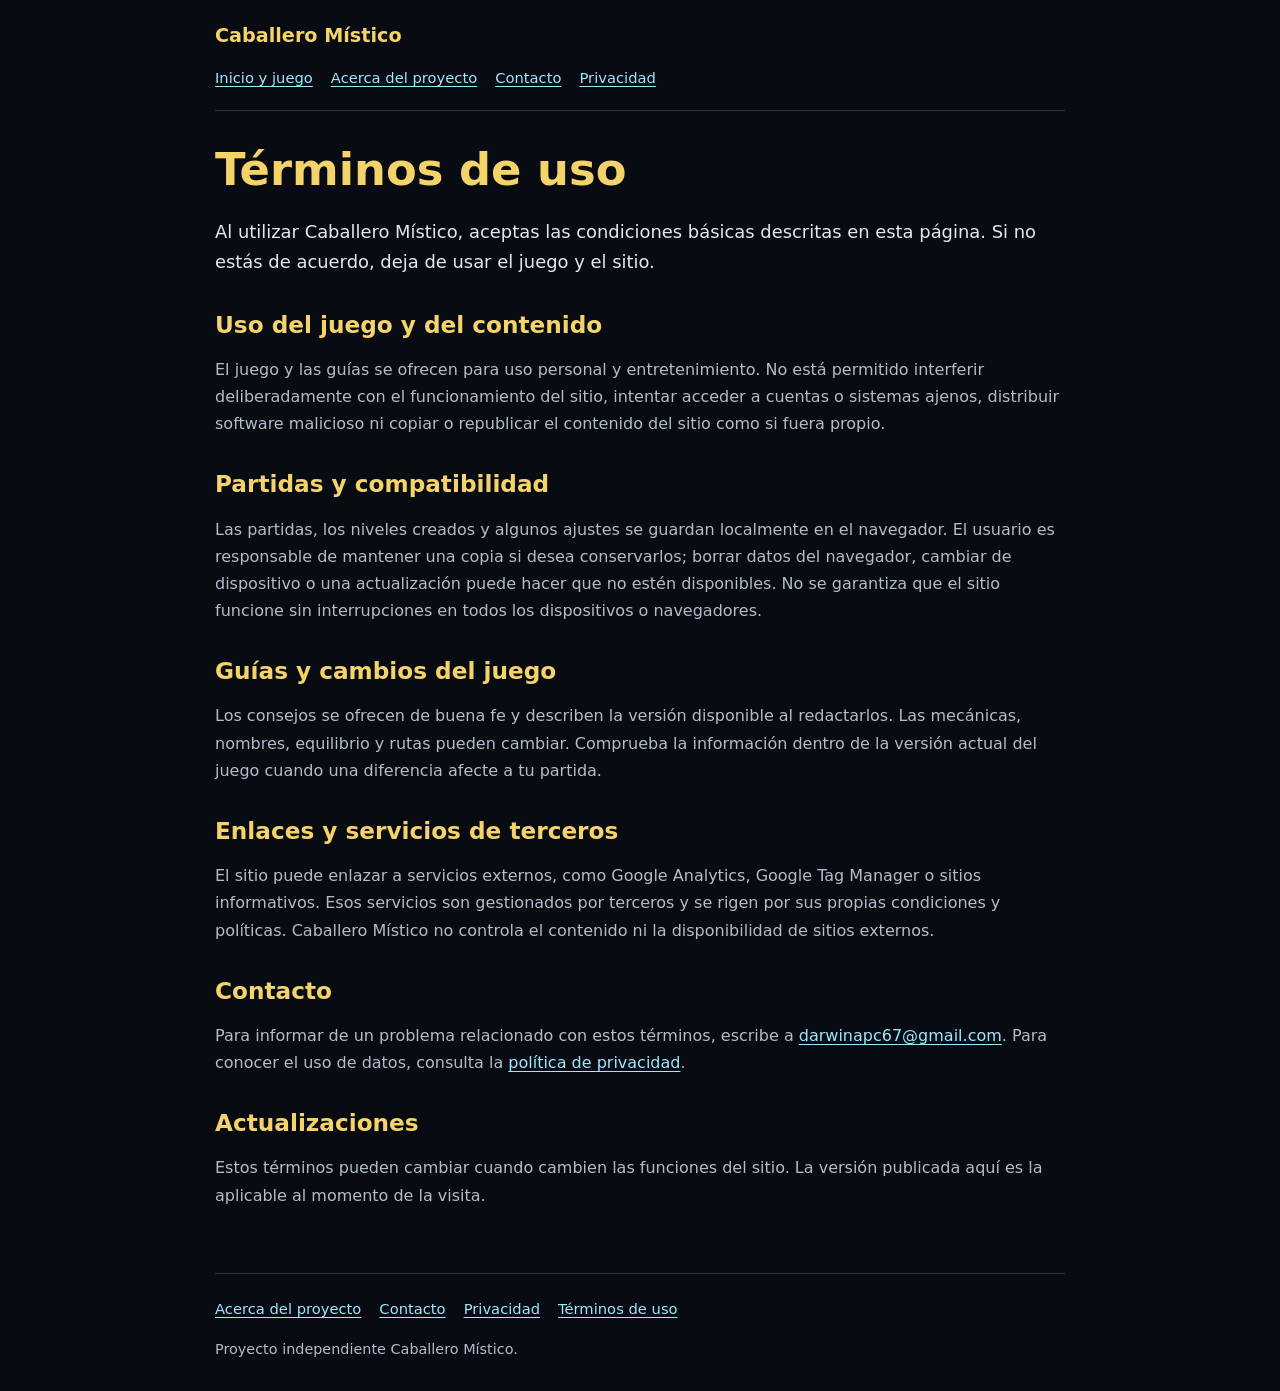
<file: terminos/index.html>
<!doctype html>
<html lang="es">
<head>
  <meta charset="utf-8">
  <meta name="viewport" content="width=device-width, initial-scale=1">
  <title>Términos de uso — Caballero Místico</title>
  <meta name="description" content="Términos para utilizar el juego y las guías del proyecto independiente Caballero Místico.">
  <link rel="canonical" href="https://caballeromistico.com/terminos/">
  <link rel="stylesheet" href="/content.css?v=1">
</head>
<body class="contentPage">
  <header class="siteHeader">
    <a class="siteBrand" href="/">Caballero Místico</a>
    <nav class="siteNav" aria-label="Navegación principal">
      <a href="/">Inicio y juego</a><a href="/acerca-de/">Acerca del proyecto</a>
      <a href="/contacto/">Contacto</a><a href="/privacidad/">Privacidad</a>
    </nav>
  </header>
  <main class="contentMain">
    <article>
      <h1>Términos de uso</h1>
      <p class="lead">Al utilizar Caballero Místico, aceptas las condiciones básicas descritas en esta página. Si no estás de acuerdo, deja de usar el juego y el sitio.</p>

      <h2>Uso del juego y del contenido</h2>
      <p>El juego y las guías se ofrecen para uso personal y entretenimiento. No está permitido interferir deliberadamente con el funcionamiento del sitio, intentar acceder a cuentas o sistemas ajenos, distribuir software malicioso ni copiar o republicar el contenido del sitio como si fuera propio.</p>

      <h2>Partidas y compatibilidad</h2>
      <p>Las partidas, los niveles creados y algunos ajustes se guardan localmente en el navegador. El usuario es responsable de mantener una copia si desea conservarlos; borrar datos del navegador, cambiar de dispositivo o una actualización puede hacer que no estén disponibles. No se garantiza que el sitio funcione sin interrupciones en todos los dispositivos o navegadores.</p>

      <h2>Guías y cambios del juego</h2>
      <p>Los consejos se ofrecen de buena fe y describen la versión disponible al redactarlos. Las mecánicas, nombres, equilibrio y rutas pueden cambiar. Comprueba la información dentro de la versión actual del juego cuando una diferencia afecte a tu partida.</p>

      <h2>Enlaces y servicios de terceros</h2>
      <p>El sitio puede enlazar a servicios externos, como Google Analytics, Google Tag Manager o sitios informativos. Esos servicios son gestionados por terceros y se rigen por sus propias condiciones y políticas. Caballero Místico no controla el contenido ni la disponibilidad de sitios externos.</p>

      <h2>Contacto</h2>
      <p>Para informar de un problema relacionado con estos términos, escribe a <a href="mailto:darwinapc67@gmail.com">darwinapc67@gmail.com</a>. Para conocer el uso de datos, consulta la <a href="/privacidad/">política de privacidad</a>.</p>

      <h2>Actualizaciones</h2>
      <p>Estos términos pueden cambiar cuando cambien las funciones del sitio. La versión publicada aquí es la aplicable al momento de la visita.</p>
    </article>
  </main>
  <footer class="siteFooter">
    <nav aria-label="Información del sitio">
      <a href="/acerca-de/">Acerca del proyecto</a><a href="/contacto/">Contacto</a>
      <a href="/privacidad/">Privacidad</a><a href="/terminos/">Términos de uso</a>
    </nav>
    <p>Proyecto independiente Caballero Místico.</p>
  </footer>
</body>
</html>
</file>
<file: content.css>
:root {
  color-scheme: dark;
  --content-bg: #080b12;
  --content-panel: #101622;
  --content-border: #263247;
  --content-text: #e3e8f0;
  --content-muted: #b2bdcc;
  --content-link: #9de8ff;
  --content-accent: #f3d36a;
}

body.contentPage {
  display: block;
  min-height: 100vh;
  margin: 0;
  padding: 0;
  background: var(--content-bg);
  color: var(--content-text);
  font: 16px/1.7 system-ui, "Segoe UI", sans-serif;
  text-align: left;
}

.siteHeader,
.contentMain,
.siteFooter {
  width: min(100% - 32px, 850px);
  margin-inline: auto;
}

.siteHeader {
  padding: 20px 0;
  border-bottom: 1px solid var(--content-border);
}

.siteBrand {
  display: inline-block;
  margin-bottom: 12px;
  color: var(--content-accent);
  font-size: 1.2rem;
  font-weight: 700;
  text-decoration: none;
}

.siteNav,
.siteFooter nav {
  display: flex;
  flex-wrap: wrap;
  gap: 8px 18px;
}

.siteNav a,
.siteFooter a,
.contentMain a {
  color: var(--content-link);
  text-underline-offset: 3px;
}

.siteNav a,
.siteFooter a {
  font-size: 0.92rem;
}

.contentMain {
  padding-block: 30px 48px;
}

.contentMain h1,
.contentMain h2,
.contentMain h3 {
  color: var(--content-accent);
  line-height: 1.3;
}

.contentMain h1 {
  margin: 0 0 12px;
  font-size: clamp(2rem, 5vw, 2.8rem);
}

.contentMain h2 {
  margin: 2rem 0 0.5rem;
  font-size: 1.45rem;
}

.contentMain h3 {
  margin: 1.4rem 0 0.35rem;
  font-size: 1.12rem;
}

.contentMain p,
.contentMain li {
  color: var(--content-muted);
}

.contentMain li + li {
  margin-top: 0.35rem;
}

.contentMain .lead {
  color: var(--content-text);
  font-size: 1.12rem;
}

.contentMain .contentCard {
  margin-block: 18px;
  padding: 16px 18px;
  border: 1px solid var(--content-border);
  border-radius: 10px;
  background: var(--content-panel);
}

.contentMain .contentCard h2,
.contentMain .contentCard h3 {
  margin-top: 0;
}

.contentMain table {
  width: 100%;
  border-collapse: collapse;
  margin-block: 16px;
}

.contentMain th,
.contentMain td {
  padding: 10px 12px;
  border: 1px solid var(--content-border);
  text-align: left;
  vertical-align: top;
}

.contentMain th {
  color: var(--content-text);
  background: var(--content-panel);
}

.siteFooter {
  padding: 22px 0 30px;
  border-top: 1px solid var(--content-border);
}

.siteFooter p {
  max-width: 75ch;
  margin: 16px 0 0;
  color: var(--content-muted);
  font-size: 0.9rem;
}

.guideLinks a {
  text-align: center;
}

.siteFooter nav a {
  margin: 0;
}

@media (max-width: 560px) {
  .siteHeader,
  .contentMain,
  .siteFooter {
    width: min(100% - 24px, 850px);
  }

  .contentMain table {
    font-size: 0.9rem;
  }

  .contentMain th,
  .contentMain td {
    padding: 8px;
  }
}
</file>
